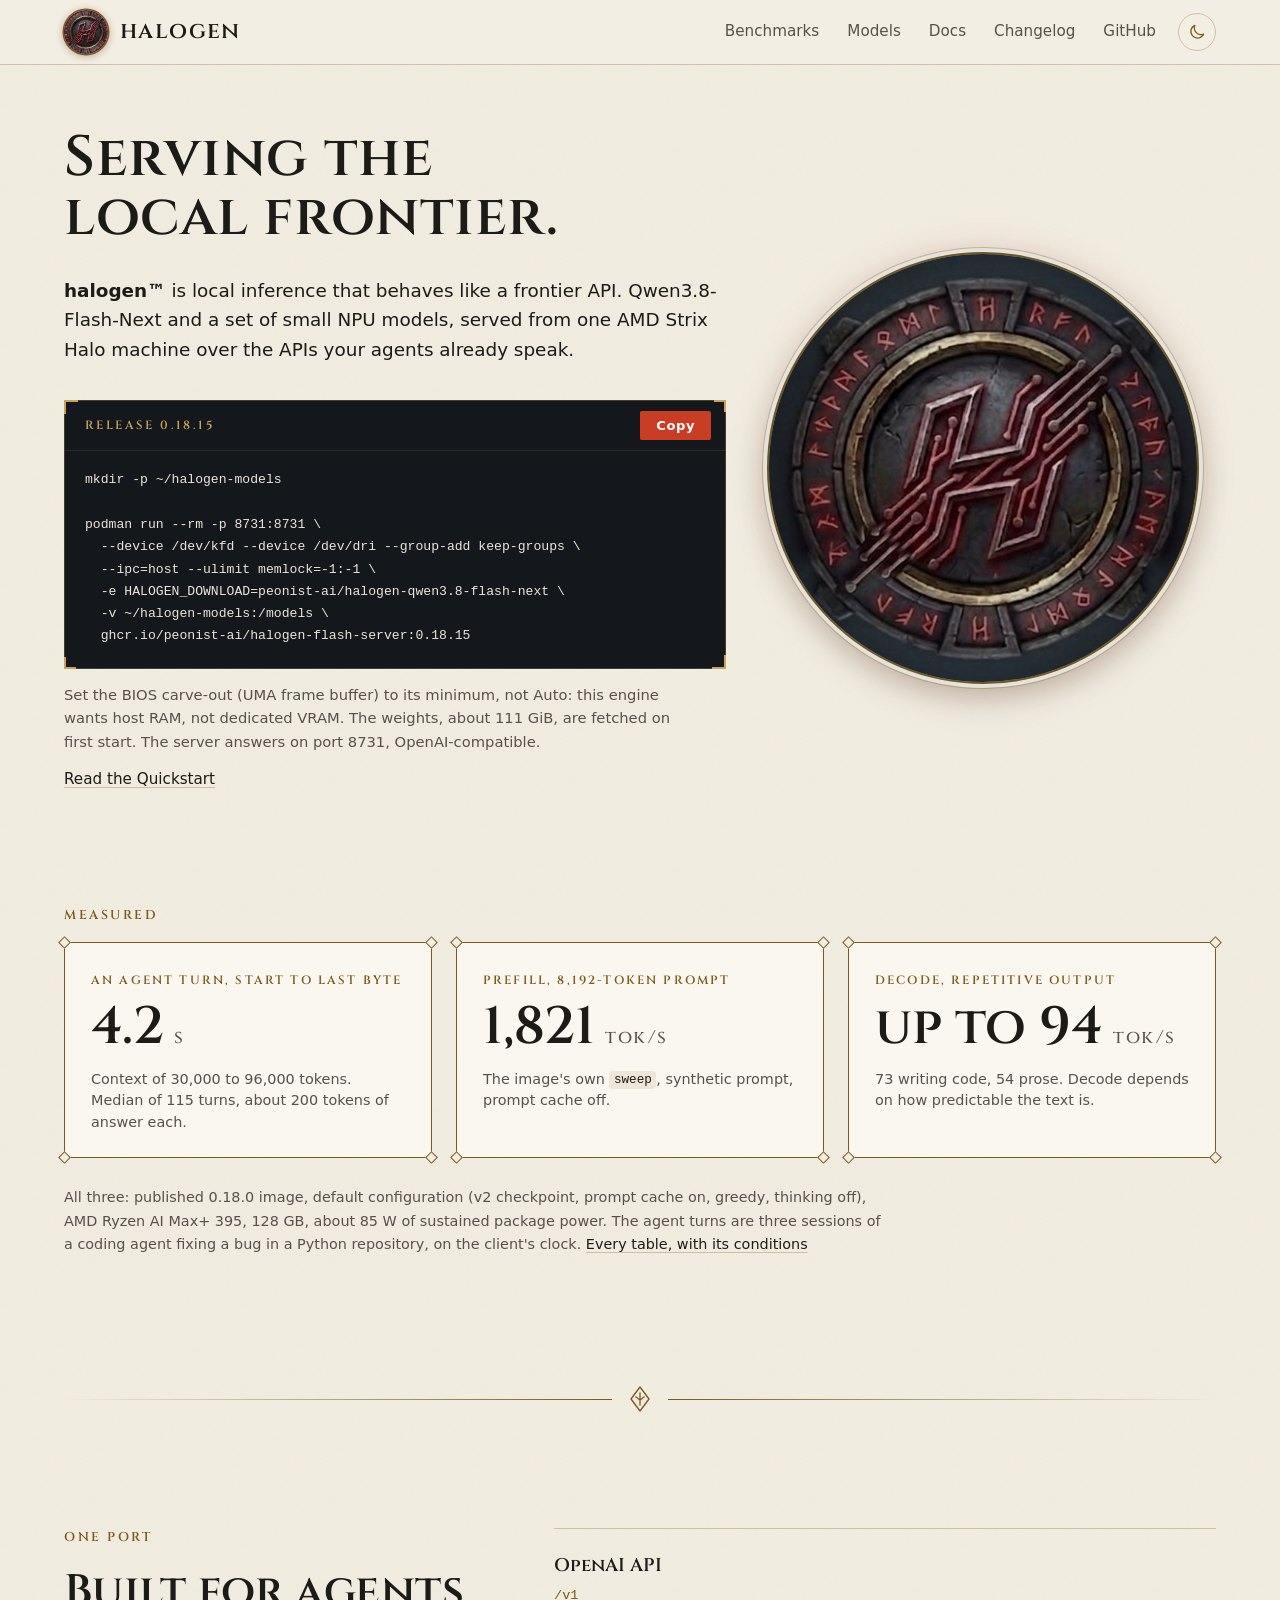
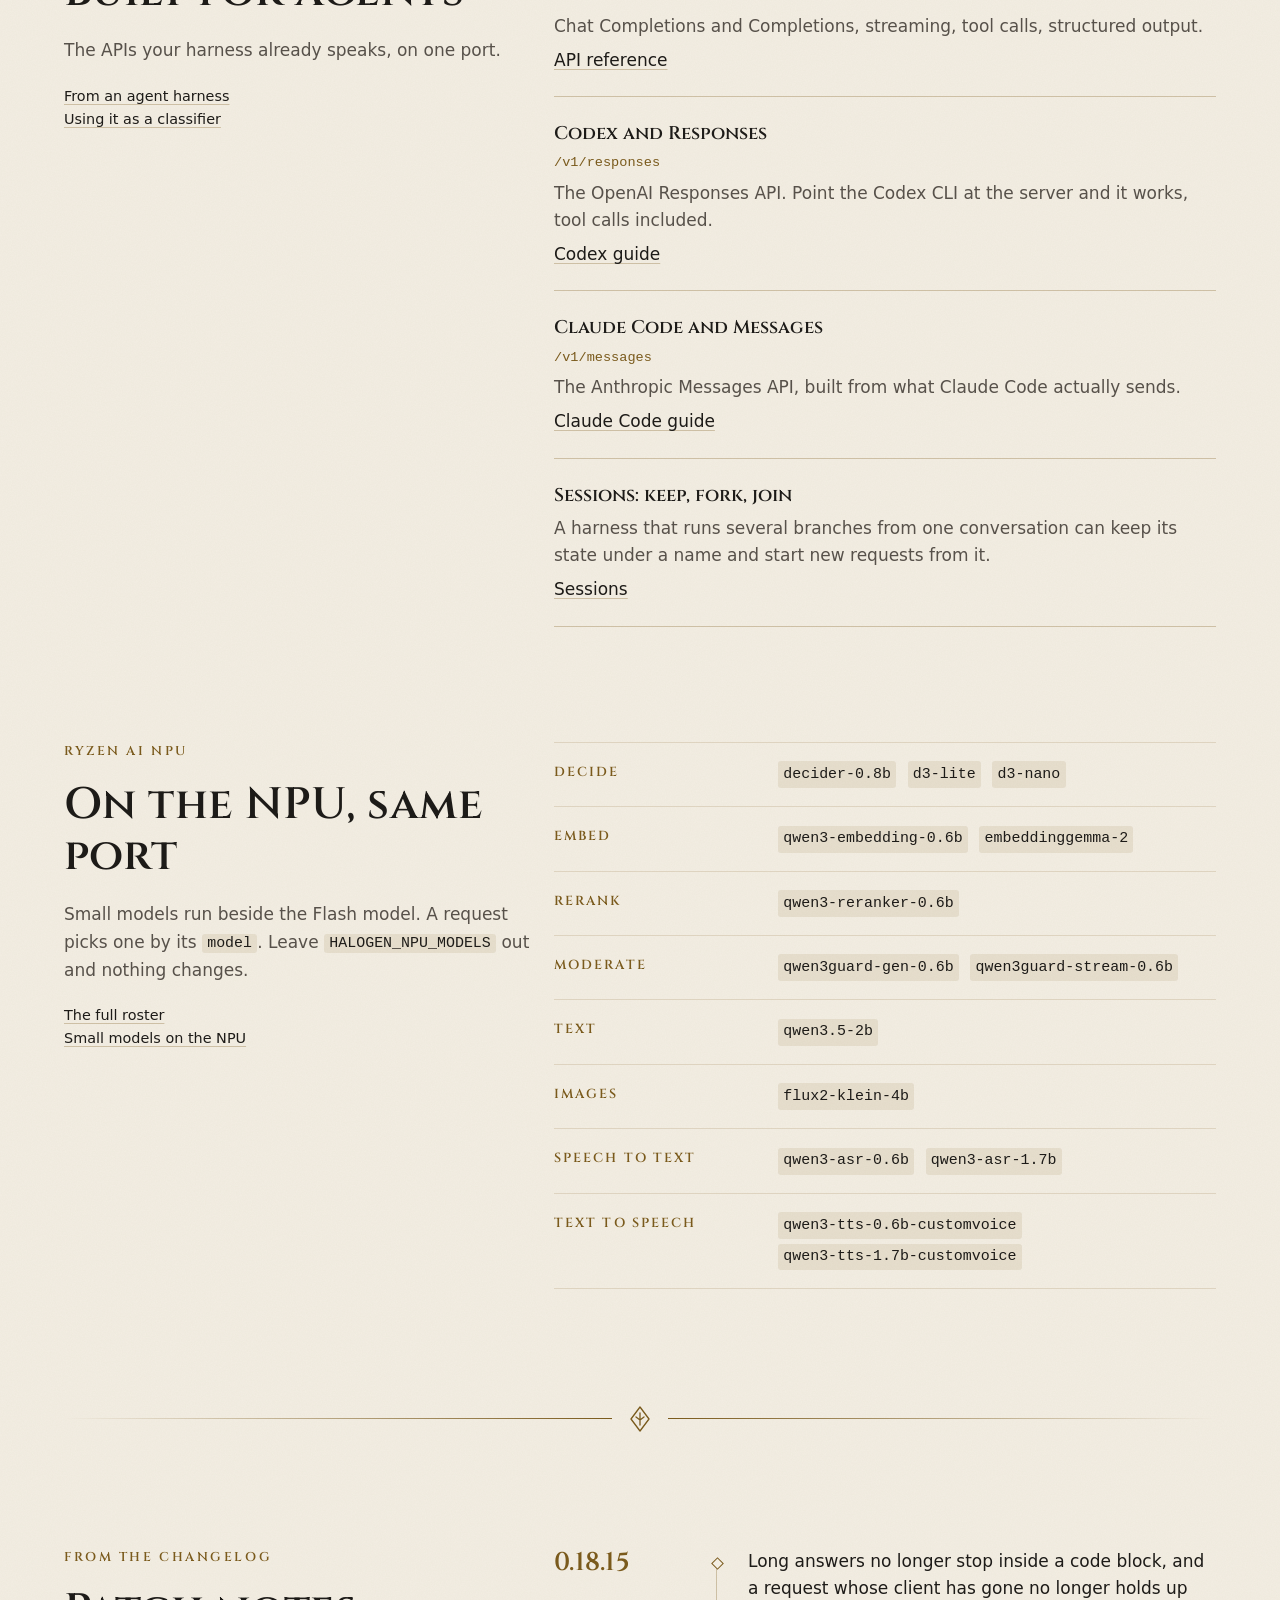
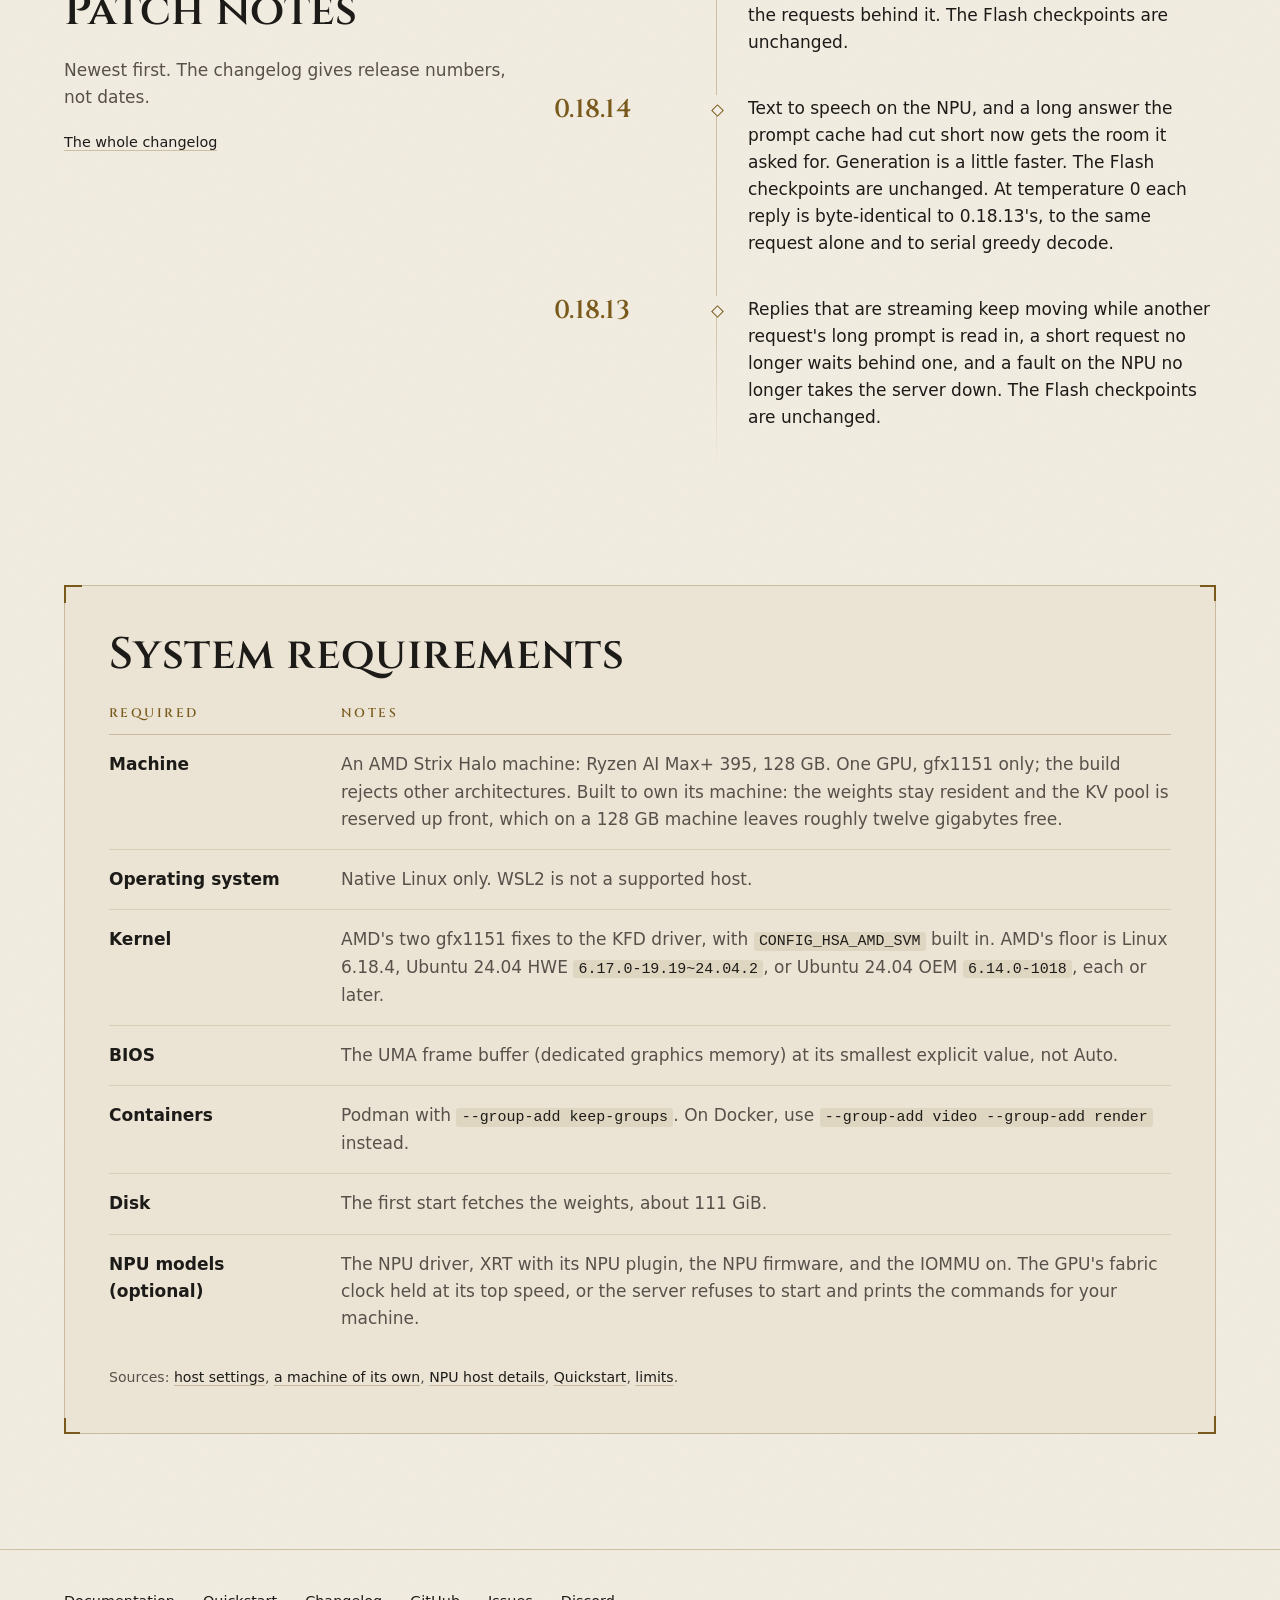
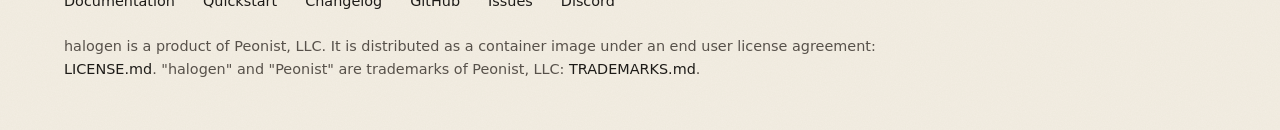
<file: website/index.html>
<!doctype html>
<html lang="en"><head><meta charset="utf-8"><meta name="viewport" content="width=device-width,initial-scale=1">
<title>halogen™ | Serving the local frontier</title><meta name="description" content="halogen is a local inference server for Qwen3.8-Flash-Next on AMD Strix Halo, with small models on the NPU, behind one OpenAI-compatible port.">
<meta name="color-scheme" content="dark light"><script>try{var t=localStorage.getItem("theme");if(t==="light"||t==="dark")document.documentElement.setAttribute("data-theme",t)}catch(e){}</script><link rel="preload" href="assets/fonts/Cinzel.ttf" as="font" type="font/ttf" crossorigin><link rel="stylesheet" href="style.css"></head>
<body>
<a class="skip" href="#main">Skip to content</a>
<header class="site"><div class="wrap"><a class="brand" href="index.html" aria-label="halogen, home"><span class="medal" role="img" aria-label="halogen medallion"></span><b>halogen</b></a>
<div class="hr"><nav class="main" aria-label="Main"><ul><li><a href="benchmarks.html">Benchmarks</a></li><li><a href="models.html">Models</a></li><li><a href="docs/">Docs</a></li><li><a href="https://github.com/peonist-ai/halogen-flash-server/blob/main/CHANGELOG.md">Changelog</a></li><li><a href="https://github.com/peonist-ai/halogen-flash-server">GitHub</a></li></ul></nav><button class="theme" type="button" hidden aria-label="Switch theme"><svg class="sun" viewBox="0 0 24 24" aria-hidden="true" focusable="false"><circle cx="12" cy="12" r="4"/><path d="M12 2.5v2.5M12 19v2.5M2.5 12H5M19 12h2.5M5.3 5.3l1.8 1.8M16.9 16.9l1.8 1.8M5.3 18.7l1.8-1.8M16.9 7.1l1.8-1.8"/></svg><svg class="moon" viewBox="0 0 24 24" aria-hidden="true" focusable="false"><path d="M20 14.5A8 8 0 0 1 9.5 4a8 8 0 1 0 10.5 10.5z"/></svg></button><details class="menu"><summary>Menu</summary><nav aria-label="Main, small screens"><ul><li><a href="benchmarks.html">Benchmarks</a></li><li><a href="models.html">Models</a></li><li><a href="docs/">Docs</a></li><li><a href="https://github.com/peonist-ai/halogen-flash-server/blob/main/CHANGELOG.md">Changelog</a></li><li><a href="https://github.com/peonist-ai/halogen-flash-server">GitHub</a></li></ul></nav></details></div></div></header>
<main id="main">

<section class="hero"><div class="wrap">
<div class="copy">
<h1>Serving the local frontier.</h1>
<p class="lede"><strong>halogen™</strong> is local inference that behaves like a frontier API. Qwen3.8-Flash-Next and a set of small NPU models, served from one AMD Strix Halo machine over the APIs your agents already speak.</p>
<div class="panel"><span class="c1"></span><span class="c2"></span><div class="bar"><span>Release 0.18.15</span><button class="copy-btn" type="button" data-target="run">Copy</button></div><pre id="run" tabindex="0"><code>mkdir -p ~/halogen-models

podman run --rm -p 8731:8731 \
  --device /dev/kfd --device /dev/dri --group-add keep-groups \
  --ipc=host --ulimit memlock=-1:-1 \
  -e HALOGEN_DOWNLOAD=peonist-ai/halogen-qwen3.8-flash-next \
  -v ~/halogen-models:/models \
  ghcr.io/peonist-ai/halogen-flash-server:0.18.15</code></pre></div>
<p class="note">Set the BIOS carve-out (UMA frame buffer) to its minimum, not Auto: this engine wants host RAM, not dedicated VRAM. The weights, about 111 GiB, are fetched on first start. The server answers on port 8731, OpenAI-compatible.</p>
<p class="quiet"><a href="docs/getting-started/">Read the Quickstart</a></p>
</div>
<div class="art"><div class="emb" role="img" aria-label="The halogen emblem: a ring of brass around carved stone, with glowing red runes"></div></div>
</div></section>

<section class="stats" aria-labelledby="nums"><div class="wrap">
<h2 id="nums" class="kicker" style="font-size:.8rem;font-family:var(--display);letter-spacing:.2em">Measured</h2>
<div class="row">
<div class="tip"><i></i><i></i><i></i><i></i><span class="l">An agent turn, start to last byte</span><span class="n">4.2<small> s</small></span><span class="c">Context of 30,000 to 96,000 tokens. Median of 115 turns, about 200 tokens of answer each.</span></div>
<div class="tip"><i></i><i></i><i></i><i></i><span class="l">Prefill, 8,192-token prompt</span><span class="n">1,821<small> tok/s</small></span><span class="c">The image's own <code>sweep</code>, synthetic prompt, prompt cache off.</span></div>
<div class="tip"><i></i><i></i><i></i><i></i><span class="l">Decode, repetitive output</span><span class="n">up to 94<small> tok/s</small></span><span class="c">73 writing code, 54 prose. Decode depends on how predictable the text is.</span></div>
</div>
<p class="cond">All three: published 0.18.0 image, default configuration (v2 checkpoint, prompt cache on, greedy, thinking off), AMD Ryzen AI Max+ 395, 128 GB, about 85 W of sustained package power. The agent turns are three sessions of a coding agent fixing a bug in a Python repository, on the client's clock. <a href="benchmarks.html">Every table, with its conditions</a></p>
</div></section>

<section class="blk" style="padding-top:var(--gap)"><div class="divider" aria-hidden="true"><i></i><svg viewBox="0 0 28 28" fill="none" stroke="currentColor" stroke-width="1.3" stroke-linecap="round" stroke-linejoin="round"><path d="M14 2l9 12-9 12-9-12z"/><path d="M14 8v12M10 12l4 3 4-3"/></svg><i></i></div></section>

<section class="blk" aria-labelledby="agents"><div class="wrap two">
<div class="l"><p class="kicker">One port</p><h2 id="agents">Built for agents</h2><p style="margin-top:20px" class="mute">The APIs your harness already speaks, on one port.</p>
<p class="more small"><a href="docs/agent-harness/">From an agent harness</a><br><a href="docs/classifier/">Using it as a classifier</a></p></div>
<div class="r"><dl class="defs">
<div><dt>OpenAI API</dt><dd><code class="ep">/v1</code><p>Chat Completions and Completions, streaming, tool calls, structured output.</p><a href="docs/api/">API reference</a></dd></div>
<div><dt>Codex and Responses</dt><dd><code class="ep">/v1/responses</code><p>The OpenAI Responses API. Point the Codex CLI at the server and it works, tool calls included.</p><a href="docs/codex/">Codex guide</a></dd></div>
<div><dt>Claude Code and Messages</dt><dd><code class="ep">/v1/messages</code><p>The Anthropic Messages API, built from what Claude Code actually sends.</p><a href="docs/claude-code/">Claude Code guide</a></dd></div>
<div><dt>Sessions: keep, fork, join</dt><dd><p>A harness that runs several branches from one conversation can keep its state under a name and start new requests from it.</p><a href="docs/sessions/">Sessions</a></dd></div>
</dl></div></div></section>

<section class="blk" aria-labelledby="npu"><div class="wrap two">
<div class="l"><p class="kicker">Ryzen AI NPU</p><h2 id="npu">On the NPU, same port</h2><p style="margin-top:20px" class="mute">Small models run beside the Flash model. A request picks one by its <code>model</code>. Leave <code>HALOGEN_NPU_MODELS</code> out and nothing changes.</p>
<p class="more small"><a href="models.html">The full roster</a><br><a href="docs/npu-small-models/">Small models on the NPU</a></p></div>
<div class="r"><ul class="tasks">
<li><b>Decide</b><span><a href="models.html#decide"><code>decider-0.8b</code> <code>d3-lite</code> <code>d3-nano</code></a></span></li>
<li><b>Embed</b><span><a href="models.html#embed"><code>qwen3-embedding-0.6b</code> <code>embeddinggemma-2</code></a></span></li>
<li><b>Rerank</b><span><a href="models.html#rerank"><code>qwen3-reranker-0.6b</code></a></span></li>
<li><b>Moderate</b><span><a href="models.html#moderate"><code>qwen3guard-gen-0.6b</code> <code>qwen3guard-stream-0.6b</code></a></span></li>
<li><b>Text</b><span><a href="models.html#text"><code>qwen3.5-2b</code></a></span></li>
<li><b>Images</b><span><a href="models.html#images"><code>flux2-klein-4b</code></a></span></li>
<li><b>Speech to text</b><span><a href="models.html#stt"><code>qwen3-asr-0.6b</code> <code>qwen3-asr-1.7b</code></a></span></li>
<li><b>Text to speech</b><span><a href="models.html#tts"><code>qwen3-tts-0.6b-customvoice</code> <code>qwen3-tts-1.7b-customvoice</code></a></span></li>
</ul></div></div></section>

<section class="blk" style="padding-top:var(--gap)"><div class="divider" aria-hidden="true"><i></i><svg viewBox="0 0 28 28" fill="none" stroke="currentColor" stroke-width="1.3" stroke-linecap="round" stroke-linejoin="round"><path d="M14 2l9 12-9 12-9-12z"/><path d="M14 8v12M10 12l4 3 4-3"/></svg><i></i></div></section>

<section class="blk" aria-labelledby="patch"><div class="wrap two">
<div class="l"><p class="kicker">From the changelog</p><h2 id="patch">Patch notes</h2><p style="margin-top:20px" class="mute">Newest first. The changelog gives release numbers, not dates.</p><p class="more small"><a href="https://github.com/peonist-ai/halogen-flash-server/blob/main/CHANGELOG.md">The whole changelog</a></p></div>
<div class="r"><ol class="timeline">
<li><h3>0.18.15</h3><p>Long answers no longer stop inside a code block, and a request whose client has gone no longer holds up the requests behind it. The Flash checkpoints are unchanged.</p></li>
<li><h3>0.18.14</h3><p>Text to speech on the NPU, and a long answer the prompt cache had cut short now gets the room it asked for. Generation is a little faster. The Flash checkpoints are unchanged. At temperature 0 each reply is byte-identical to 0.18.13's, to the same request alone and to serial greedy decode.</p></li>
<li><h3>0.18.13</h3><p>Replies that are streaming keep moving while another request's long prompt is read in, a short request no longer waits behind one, and a fault on the NPU no longer takes the server down. The Flash checkpoints are unchanged.</p></li>
</ol></div></div></section>

<section class="blk" aria-labelledby="req"><div class="wrap">
<div class="sysreq"><span class="c1"></span><span class="c2"></span>
<h2 id="req">System requirements</h2>
<div class="hd" aria-hidden="true"><span>Required</span><span>Notes</span></div>
<dl>
<div class="rw"><dt>Machine</dt><dd><p>An AMD Strix Halo machine: Ryzen AI Max+ 395, 128 GB. One GPU, gfx1151 only; the build rejects other architectures. Built to own its machine: the weights stay resident and the KV pool is reserved up front, which on a 128 GB machine leaves roughly twelve gigabytes free.</p></dd></div>
<div class="rw"><dt>Operating system</dt><dd><p>Native Linux only. WSL2 is not a supported host.</p></dd></div>
<div class="rw"><dt>Kernel</dt><dd><p>AMD's two gfx1151 fixes to the KFD driver, with <code>CONFIG_HSA_AMD_SVM</code> built in. AMD's floor is Linux 6.18.4, Ubuntu 24.04 HWE <code>6.17.0-19.19~24.04.2</code>, or Ubuntu 24.04 OEM <code>6.14.0-1018</code>, each or later.</p></dd></div>
<div class="rw"><dt>BIOS</dt><dd><p>The UMA frame buffer (dedicated graphics memory) at its smallest explicit value, not Auto.</p></dd></div>
<div class="rw"><dt>Containers</dt><dd><p>Podman with <code>--group-add keep-groups</code>. On Docker, use <code>--group-add video --group-add render</code> instead.</p></dd></div>
<div class="rw"><dt>Disk</dt><dd><p>The first start fetches the weights, about 111 GiB.</p></dd></div>
<div class="rw"><dt>NPU models (optional)</dt><dd><p>The NPU driver, XRT with its NPU plugin, the NPU firmware, and the IOMMU on. The GPU's fabric clock held at its top speed, or the server refuses to start and prints the commands for your machine.</p></dd></div>
</dl>
<p class="src">Sources: <a href="docs/troubleshooting/#the-host-settings-these-numbers-were-measured-on">host settings</a>, <a href="docs/host-setup/">a machine of its own</a>, <a href="docs/NPU/">NPU host details</a>, <a href="docs/getting-started/">Quickstart</a>, <a href="docs/limits/">limits</a>.</p>
</div></div></section>

</main>
<footer class="site"><div class="wrap">
<ul><li><a href="docs/">Documentation</a></li><li><a href="docs/getting-started/">Quickstart</a></li><li><a href="https://github.com/peonist-ai/halogen-flash-server/blob/main/CHANGELOG.md">Changelog</a></li><li><a href="https://github.com/peonist-ai/halogen-flash-server">GitHub</a></li><li><a href="https://github.com/peonist-ai/halogen-flash-server/issues">Issues</a></li><li><a href="https://discord.gg/bcm6QknaV6">Discord</a></li></ul>
<p>halogen is a product of Peonist, LLC. It is distributed as a container image under an end user license agreement: <a href="https://github.com/peonist-ai/halogen-flash-server/blob/main/LICENSE.md">LICENSE.md</a>. "halogen" and "Peonist" are trademarks of Peonist, LLC: <a href="https://github.com/peonist-ai/halogen-flash-server/blob/main/TRADEMARKS.md">TRADEMARKS.md</a>.</p>
</div></footer>
<script>
document.querySelectorAll(".copy-btn").forEach(function(b){b.addEventListener("click",function(){var t=document.getElementById(b.getAttribute("data-target")).innerText;var d=function(){b.textContent="Copied";setTimeout(function(){b.textContent="Copy"},1600)};if(navigator.clipboard){navigator.clipboard.writeText(t).then(d)}})});
</script>
<script>
(function(){var b=document.querySelector(".theme"),r=document.documentElement,m=matchMedia("(prefers-color-scheme: light)");
function cur(){return r.getAttribute("data-theme")||(m.matches?"light":"dark")}
function set(){var c=cur();b.setAttribute("data-mode",c);b.setAttribute("aria-label","Switch to "+(c=="light"?"dark":"light")+" mode")}
b.hidden=false;set();
b.addEventListener("click",function(){var n=cur()=="light"?"dark":"light";r.setAttribute("data-theme",n);try{localStorage.setItem("theme",n)}catch(e){}set()});
if(m.addEventListener)m.addEventListener("change",set)})();
</script>
</body></html>
</file>
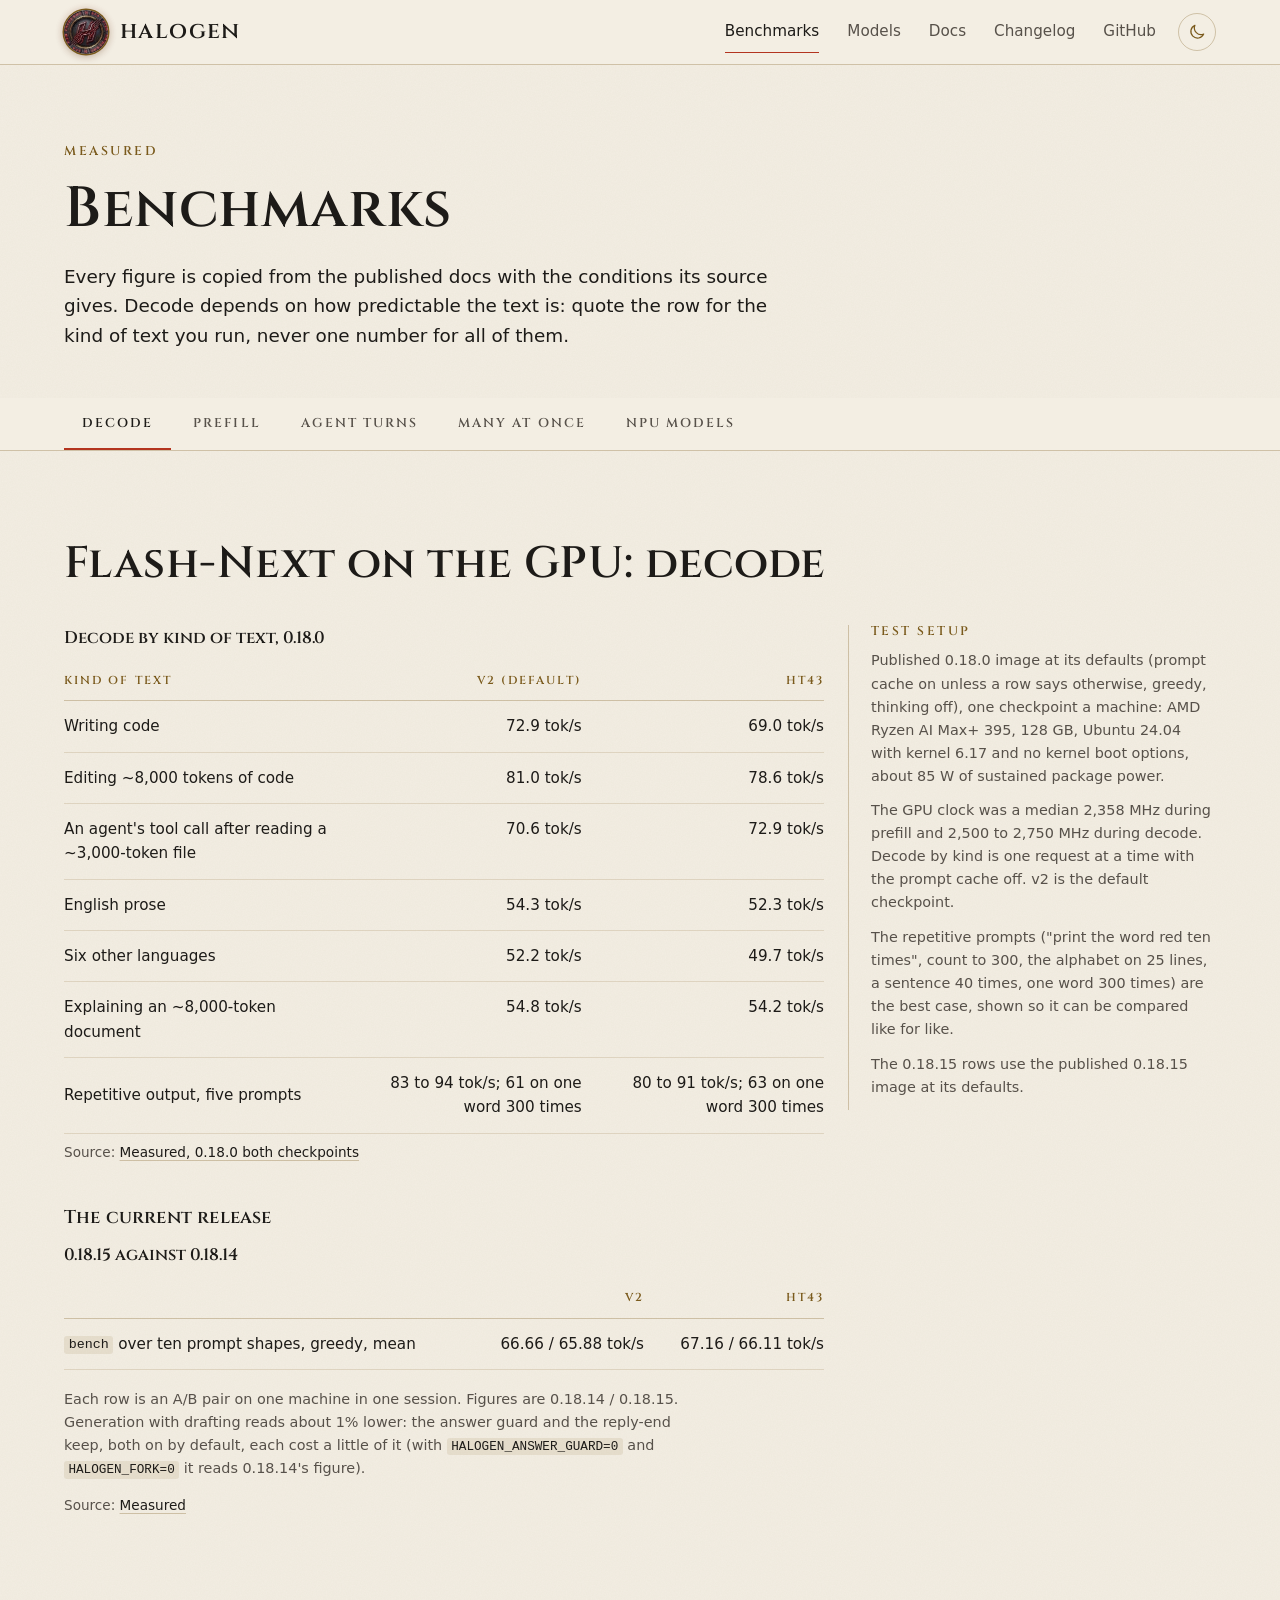
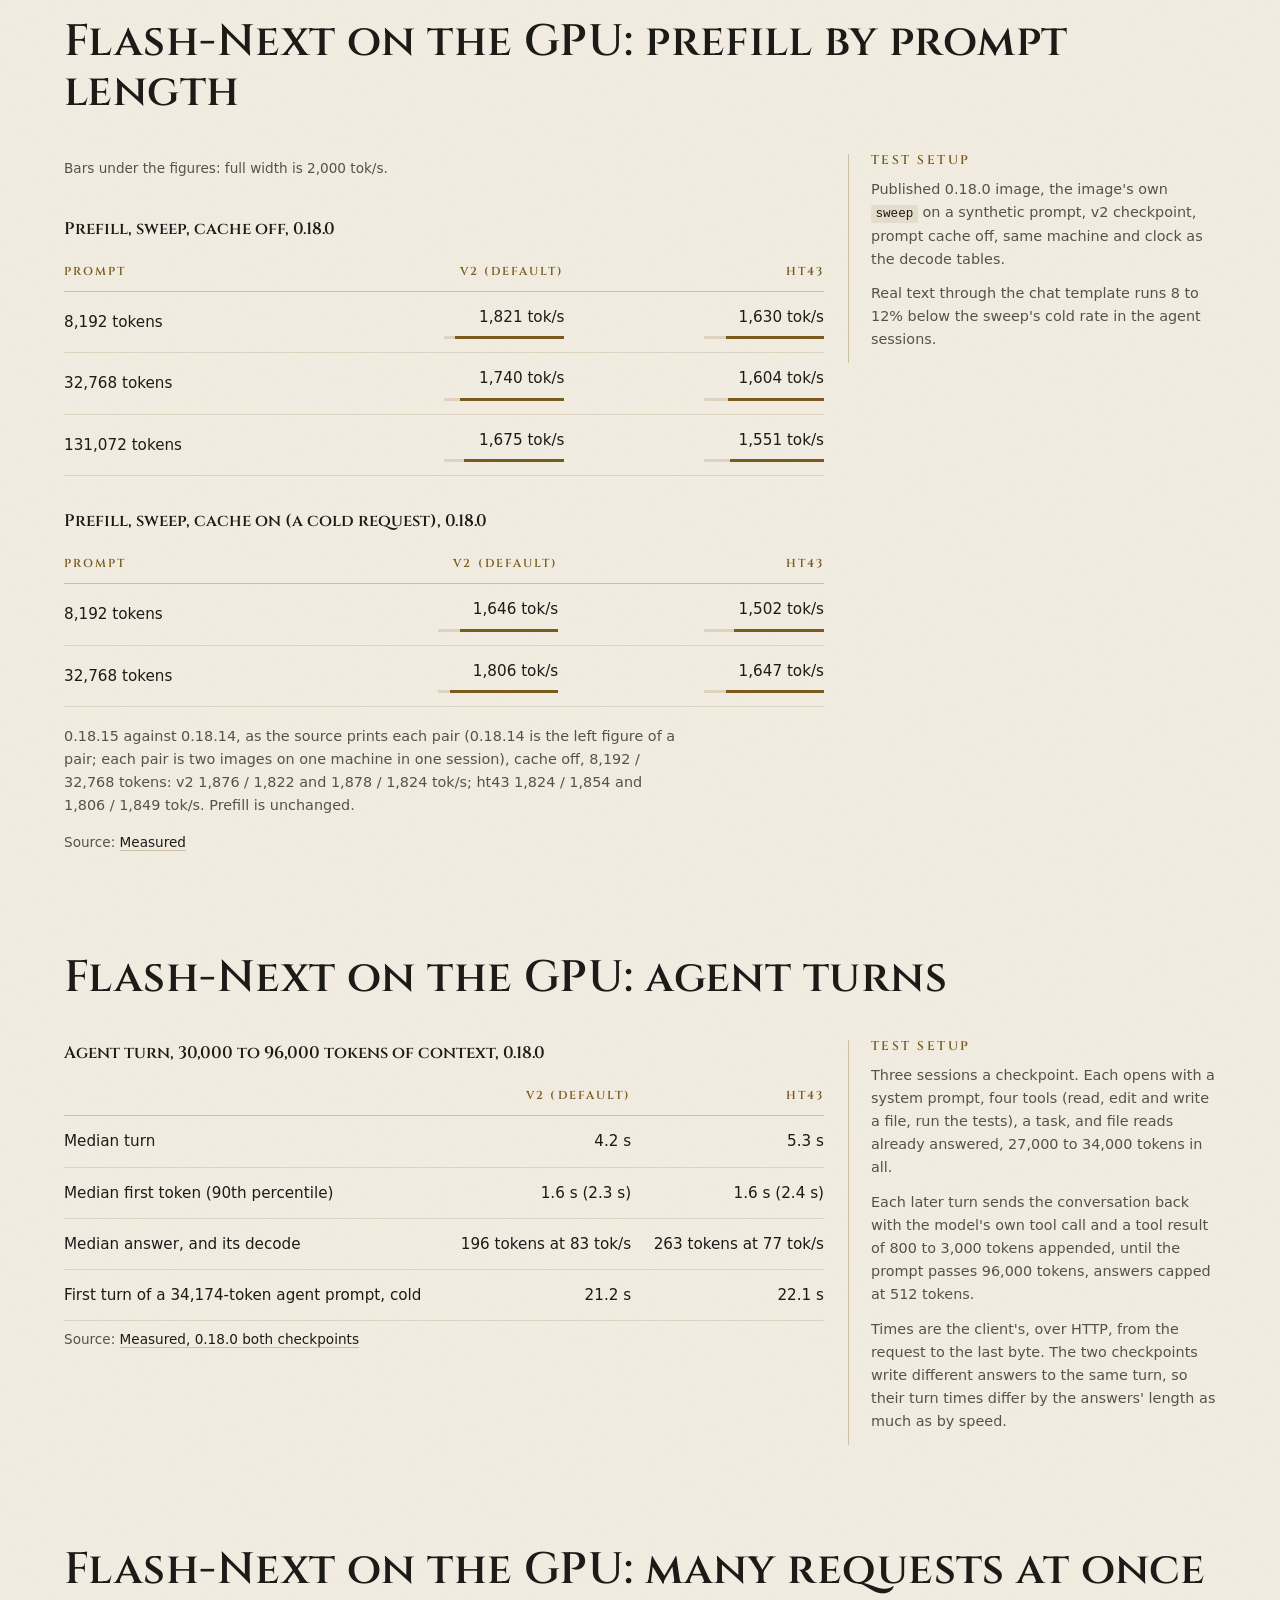
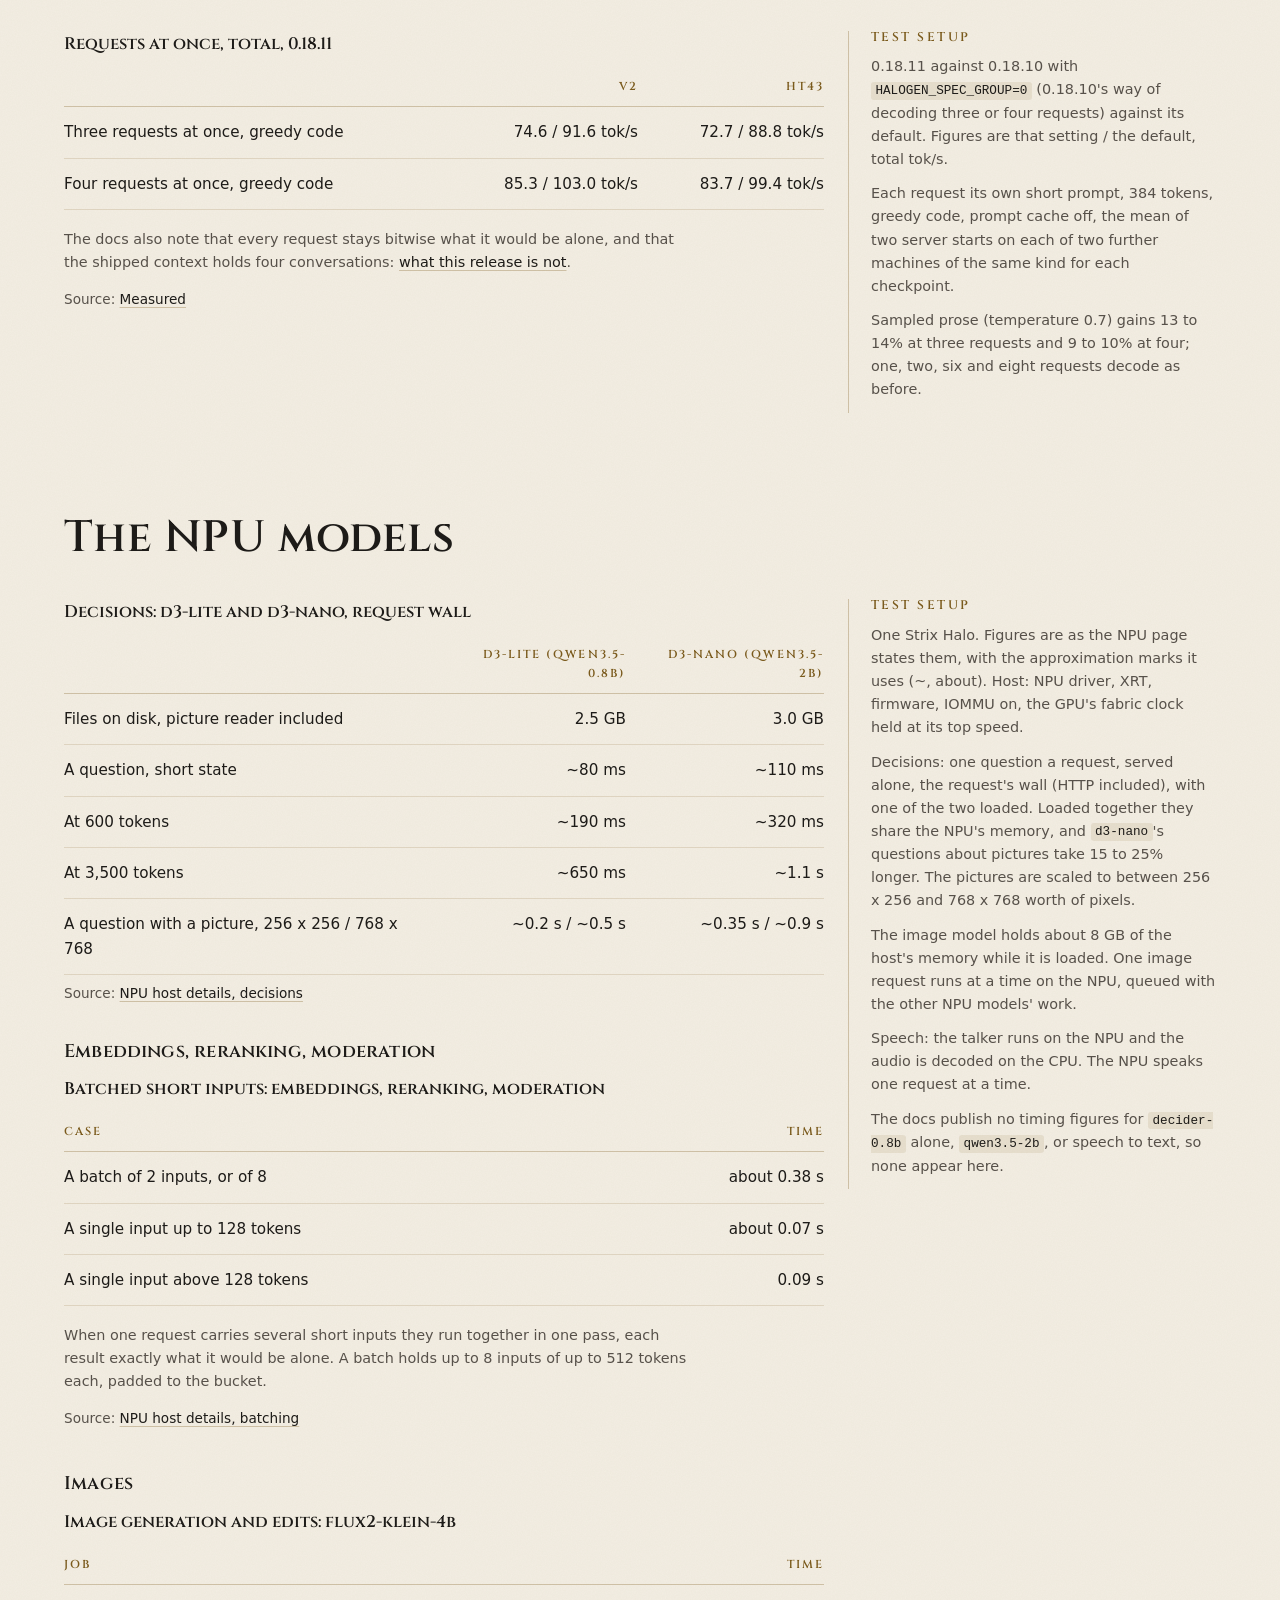
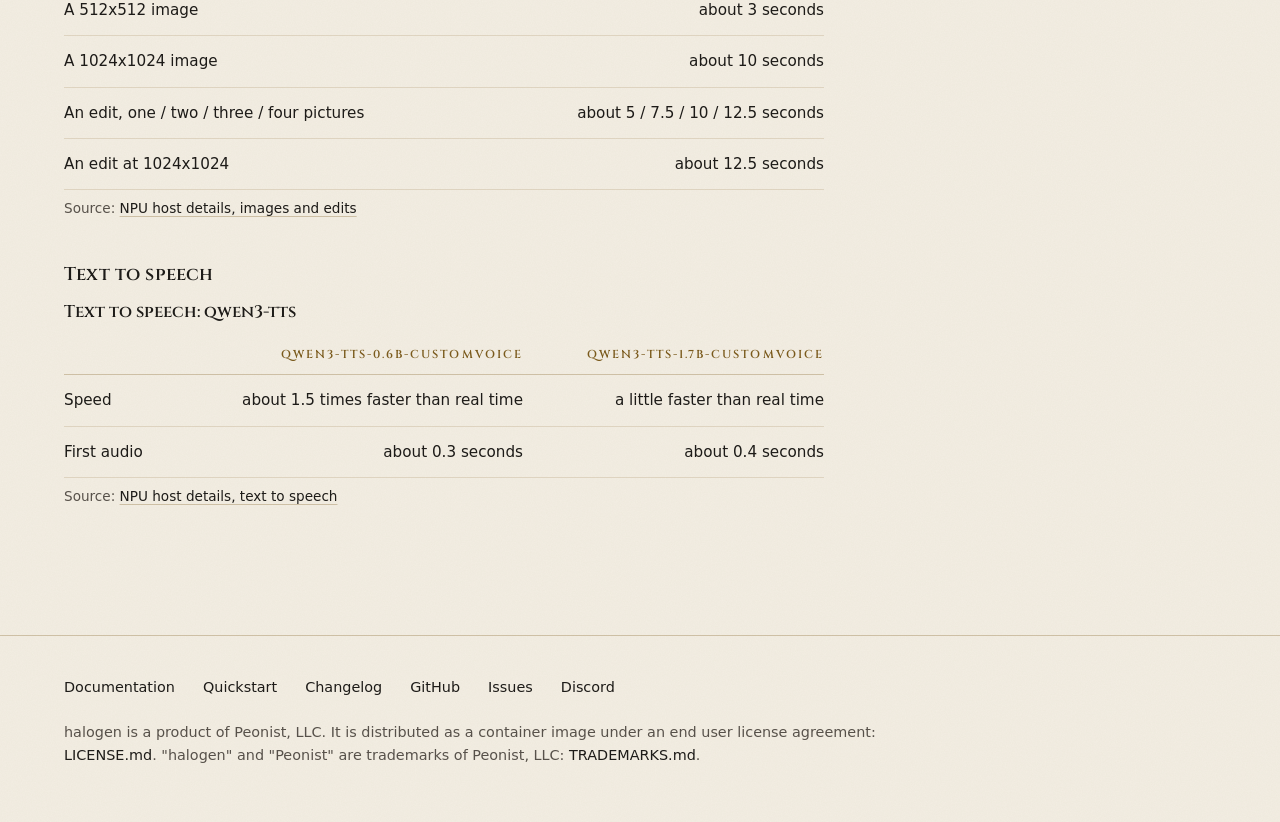
<file: website/benchmarks.html>
<!doctype html>
<html lang="en"><head><meta charset="utf-8"><meta name="viewport" content="width=device-width,initial-scale=1">
<title>Benchmarks | halogen™</title><meta name="description" content="Measured numbers for halogen: Flash-Next decode, prefill, agent turns, many requests at once, and the NPU models, each with its conditions.">
<meta name="color-scheme" content="dark light"><script>try{var t=localStorage.getItem("theme");if(t==="light"||t==="dark")document.documentElement.setAttribute("data-theme",t)}catch(e){}</script><link rel="preload" href="assets/fonts/Cinzel.ttf" as="font" type="font/ttf" crossorigin><link rel="stylesheet" href="style.css"></head>
<body>
<a class="skip" href="#main">Skip to content</a>
<header class="site"><div class="wrap"><a class="brand" href="index.html" aria-label="halogen, home"><span class="medal" role="img" aria-label="halogen medallion"></span><b>halogen</b></a>
<div class="hr"><nav class="main" aria-label="Main"><ul><li><a href="benchmarks.html" aria-current="page">Benchmarks</a></li><li><a href="models.html">Models</a></li><li><a href="docs/">Docs</a></li><li><a href="https://github.com/peonist-ai/halogen-flash-server/blob/main/CHANGELOG.md">Changelog</a></li><li><a href="https://github.com/peonist-ai/halogen-flash-server">GitHub</a></li></ul></nav><button class="theme" type="button" hidden aria-label="Switch theme"><svg class="sun" viewBox="0 0 24 24" aria-hidden="true" focusable="false"><circle cx="12" cy="12" r="4"/><path d="M12 2.5v2.5M12 19v2.5M2.5 12H5M19 12h2.5M5.3 5.3l1.8 1.8M16.9 16.9l1.8 1.8M5.3 18.7l1.8-1.8M16.9 7.1l1.8-1.8"/></svg><svg class="moon" viewBox="0 0 24 24" aria-hidden="true" focusable="false"><path d="M20 14.5A8 8 0 0 1 9.5 4a8 8 0 1 0 10.5 10.5z"/></svg></button><details class="menu"><summary>Menu</summary><nav aria-label="Main, small screens"><ul><li><a href="benchmarks.html" aria-current="page">Benchmarks</a></li><li><a href="models.html">Models</a></li><li><a href="docs/">Docs</a></li><li><a href="https://github.com/peonist-ai/halogen-flash-server/blob/main/CHANGELOG.md">Changelog</a></li><li><a href="https://github.com/peonist-ai/halogen-flash-server">GitHub</a></li></ul></nav></details></div></div></header>
<main id="main">

<div class="head"><div class="wrap"><p class="kicker">Measured</p><h1>Benchmarks</h1>
<p class="lede">Every figure is copied from the published docs with the conditions its source gives. Decode depends on how predictable the text is: quote the row for the kind of text you run, never one number for all of them.</p></div></div>
<nav class="tabs" aria-label="Sections of this page"><ul><li><a href="#decode">Decode</a></li><li><a href="#prefill">Prefill</a></li><li><a href="#agent">Agent turns</a></li><li><a href="#many">Many at once</a></li><li><a href="#npu">NPU models</a></li></ul></nav>
<section class="bench" id="decode"><div class="wrap"><h2>Flash-Next on the GPU: decode</h2><div class="row"><div class="tables"><div class="tw" tabindex="0" role="region" aria-label="Decode by kind of text, 0.18.0"><table><caption>Decode by kind of text, 0.18.0</caption><thead><tr><th scope="col">Kind of text</th><th scope="col" class=n>v2 (default)</th><th scope="col" class=n>ht43</th></tr></thead><tbody><tr><th scope="row">Writing code</th><td class="n">72.9 tok/s</td><td class="n">69.0 tok/s</td></tr><tr><th scope="row">Editing ~8,000 tokens of code</th><td class="n">81.0 tok/s</td><td class="n">78.6 tok/s</td></tr><tr><th scope="row">An agent's tool call after reading a ~3,000-token file</th><td class="n">70.6 tok/s</td><td class="n">72.9 tok/s</td></tr><tr><th scope="row">English prose</th><td class="n">54.3 tok/s</td><td class="n">52.3 tok/s</td></tr><tr><th scope="row">Six other languages</th><td class="n">52.2 tok/s</td><td class="n">49.7 tok/s</td></tr><tr><th scope="row">Explaining an ~8,000-token document</th><td class="n">54.8 tok/s</td><td class="n">54.2 tok/s</td></tr><tr><th scope="row">Repetitive output, five prompts</th><td class="n">83 to 94 tok/s; 61 on one word 300 times</td><td class="n">80 to 91 tok/s; 63 on one word 300 times</td></tr></tbody></table></div><p class="src">Source: <a href="docs/performance/#0180-both-checkpoints">Measured, 0.18.0 both checkpoints</a></p><h3 class="sub">The current release</h3><div class="tw" tabindex="0" role="region" aria-label="0.18.15 against 0.18.14"><table><caption>0.18.15 against 0.18.14</caption><thead><tr><th scope="col"></th><th scope="col" class=n>v2</th><th scope="col" class=n>ht43</th></tr></thead><tbody><tr><th scope="row"><code>bench</code> over ten prompt shapes, greedy, mean</th><td class="n">66.66 / 65.88 tok/s</td><td class="n">67.16 / 66.11 tok/s</td></tr></tbody></table></div><p class="after">Each row is an A/B pair on one machine in one session. Figures are 0.18.14 / 0.18.15. Generation with drafting reads about 1% lower: the answer guard and the reply-end keep, both on by default, each cost a little of it (with <code>HALOGEN_ANSWER_GUARD=0</code> and <code>HALOGEN_FORK=0</code> it reads 0.18.14's figure).</p><p class="src">Source: <a href="docs/performance/">Measured</a></p></div><aside><h3>Test setup</h3><p>Published 0.18.0 image at its defaults (prompt cache on unless a row says otherwise, greedy, thinking off), one checkpoint a machine: AMD Ryzen AI Max+ 395, 128 GB, Ubuntu 24.04 with kernel 6.17 and no kernel boot options, about 85 W of sustained package power.</p><p>The GPU clock was a median 2,358 MHz during prefill and 2,500 to 2,750 MHz during decode. Decode by kind is one request at a time with the prompt cache off. v2 is the default checkpoint.</p><p>The repetitive prompts ("print the word red ten times", count to 300, the alphabet on 25 lines, a sentence 40 times, one word 300 times) are the best case, shown so it can be compared like for like.</p><p>The 0.18.15 rows use the published 0.18.15 image at its defaults.</p></aside></div></div></section>
<section class="bench" id="prefill"><div class="wrap"><h2>Flash-Next on the GPU: prefill by prompt length</h2><div class="row"><div class="tables"><p class="scale">Bars under the figures: full width is 2,000 tok/s.</p><div class="tw" tabindex="0" role="region" aria-label="Prefill, sweep, cache off, 0.18.0"><table><caption>Prefill, sweep, cache off, 0.18.0</caption><thead><tr><th scope="col">Prompt</th><th scope="col" class=n>v2 (default)</th><th scope="col" class=n>ht43</th></tr></thead><tbody><tr><th scope="row">8,192 tokens</th><td class="n">1,821 tok/s<span class="bar" style="--w:91%"></span></td><td class="n">1,630 tok/s<span class="bar" style="--w:82%"></span></td></tr><tr><th scope="row">32,768 tokens</th><td class="n">1,740 tok/s<span class="bar" style="--w:87%"></span></td><td class="n">1,604 tok/s<span class="bar" style="--w:80%"></span></td></tr><tr><th scope="row">131,072 tokens</th><td class="n">1,675 tok/s<span class="bar" style="--w:84%"></span></td><td class="n">1,551 tok/s<span class="bar" style="--w:78%"></span></td></tr></tbody></table></div><div class="tw" tabindex="0" role="region" aria-label="Prefill, sweep, cache on (a cold request), 0.18.0"><table><caption>Prefill, sweep, cache on (a cold request), 0.18.0</caption><thead><tr><th scope="col">Prompt</th><th scope="col" class=n>v2 (default)</th><th scope="col" class=n>ht43</th></tr></thead><tbody><tr><th scope="row">8,192 tokens</th><td class="n">1,646 tok/s<span class="bar" style="--w:82%"></span></td><td class="n">1,502 tok/s<span class="bar" style="--w:75%"></span></td></tr><tr><th scope="row">32,768 tokens</th><td class="n">1,806 tok/s<span class="bar" style="--w:90%"></span></td><td class="n">1,647 tok/s<span class="bar" style="--w:82%"></span></td></tr></tbody></table></div><p class="after">0.18.15 against 0.18.14, as the source prints each pair (0.18.14 is the left figure of a pair; each pair is two images on one machine in one session), cache off, 8,192 / 32,768 tokens: v2 1,876 / 1,822 and 1,878 / 1,824 tok/s; ht43 1,824 / 1,854 and 1,806 / 1,849 tok/s. Prefill is unchanged.</p><p class="src">Source: <a href="docs/performance/">Measured</a></p></div><aside><h3>Test setup</h3><p>Published 0.18.0 image, the image's own <code>sweep</code> on a synthetic prompt, v2 checkpoint, prompt cache off, same machine and clock as the decode tables.</p><p>Real text through the chat template runs 8 to 12% below the sweep's cold rate in the agent sessions.</p></aside></div></div></section>
<section class="bench" id="agent"><div class="wrap"><h2>Flash-Next on the GPU: agent turns</h2><div class="row"><div class="tables"><div class="tw" tabindex="0" role="region" aria-label="Agent turn, 30,000 to 96,000 tokens of context, 0.18.0"><table><caption>Agent turn, 30,000 to 96,000 tokens of context, 0.18.0</caption><thead><tr><th scope="col"></th><th scope="col" class=n>v2 (default)</th><th scope="col" class=n>ht43</th></tr></thead><tbody><tr><th scope="row">Median turn</th><td class="n">4.2 s</td><td class="n">5.3 s</td></tr><tr><th scope="row">Median first token (90th percentile)</th><td class="n">1.6 s (2.3 s)</td><td class="n">1.6 s (2.4 s)</td></tr><tr><th scope="row">Median answer, and its decode</th><td class="n">196 tokens at 83 tok/s</td><td class="n">263 tokens at 77 tok/s</td></tr><tr><th scope="row">First turn of a 34,174-token agent prompt, cold</th><td class="n">21.2 s</td><td class="n">22.1 s</td></tr></tbody></table></div><p class="src">Source: <a href="docs/performance/#0180-both-checkpoints">Measured, 0.18.0 both checkpoints</a></p></div><aside><h3>Test setup</h3><p>Three sessions a checkpoint. Each opens with a system prompt, four tools (read, edit and write a file, run the tests), a task, and file reads already answered, 27,000 to 34,000 tokens in all.</p><p>Each later turn sends the conversation back with the model's own tool call and a tool result of 800 to 3,000 tokens appended, until the prompt passes 96,000 tokens, answers capped at 512 tokens.</p><p>Times are the client's, over HTTP, from the request to the last byte. The two checkpoints write different answers to the same turn, so their turn times differ by the answers' length as much as by speed.</p></aside></div></div></section>
<section class="bench" id="many"><div class="wrap"><h2>Flash-Next on the GPU: many requests at once</h2><div class="row"><div class="tables"><div class="tw" tabindex="0" role="region" aria-label="Requests at once, total, 0.18.11"><table><caption>Requests at once, total, 0.18.11</caption><thead><tr><th scope="col"></th><th scope="col" class=n>v2</th><th scope="col" class=n>ht43</th></tr></thead><tbody><tr><th scope="row">Three requests at once, greedy code</th><td class="n">74.6 / 91.6 tok/s</td><td class="n">72.7 / 88.8 tok/s</td></tr><tr><th scope="row">Four requests at once, greedy code</th><td class="n">85.3 / 103.0 tok/s</td><td class="n">83.7 / 99.4 tok/s</td></tr></tbody></table></div><p class="after">The docs also note that every request stays bitwise what it would be alone, and that the shipped context holds four conversations: <a href="docs/limits/">what this release is not</a>.</p><p class="src">Source: <a href="docs/performance/">Measured</a></p></div><aside><h3>Test setup</h3><p>0.18.11 against 0.18.10 with <code>HALOGEN_SPEC_GROUP=0</code> (0.18.10's way of decoding three or four requests) against its default. Figures are that setting / the default, total tok/s.</p><p>Each request its own short prompt, 384 tokens, greedy code, prompt cache off, the mean of two server starts on each of two further machines of the same kind for each checkpoint.</p><p>Sampled prose (temperature 0.7) gains 13 to 14% at three requests and 9 to 10% at four; one, two, six and eight requests decode as before.</p></aside></div></div></section>
<section class="bench" id="npu"><div class="wrap"><h2>The NPU models</h2><div class="row"><div class="tables"><div class="tw" tabindex="0" role="region" aria-label="Decisions: d3-lite and d3-nano, request wall"><table><caption>Decisions: d3-lite and d3-nano, request wall</caption><thead><tr><th scope="col"></th><th scope="col" class=n>d3-lite (Qwen3.5-0.8B)</th><th scope="col" class=n>d3-nano (Qwen3.5-2B)</th></tr></thead><tbody><tr><th scope="row">Files on disk, picture reader included</th><td class="n">2.5 GB</td><td class="n">3.0 GB</td></tr><tr><th scope="row">A question, short state</th><td class="n">~80 ms</td><td class="n">~110 ms</td></tr><tr><th scope="row">At 600 tokens</th><td class="n">~190 ms</td><td class="n">~320 ms</td></tr><tr><th scope="row">At 3,500 tokens</th><td class="n">~650 ms</td><td class="n">~1.1 s</td></tr><tr><th scope="row">A question with a picture, 256 x 256 / 768 x 768</th><td class="n">~0.2 s / ~0.5 s</td><td class="n">~0.35 s / ~0.9 s</td></tr></tbody></table></div><p class="src">Source: <a href="docs/NPU/#decisions">NPU host details, decisions</a></p><h3 class="sub" style="margin-top:36px">Embeddings, reranking, moderation</h3><div class="tw" tabindex="0" role="region" aria-label="Batched short inputs: embeddings, reranking, moderation"><table><caption>Batched short inputs: embeddings, reranking, moderation</caption><thead><tr><th scope="col">Case</th><th scope="col" class=n>Time</th></tr></thead><tbody><tr><th scope="row">A batch of 2 inputs, or of 8</th><td class="n">about 0.38 s</td></tr><tr><th scope="row">A single input up to 128 tokens</th><td class="n">about 0.07 s</td></tr><tr><th scope="row">A single input above 128 tokens</th><td class="n">0.09 s</td></tr></tbody></table></div><p class="after">When one request carries several short inputs they run together in one pass, each result exactly what it would be alone. A batch holds up to 8 inputs of up to 512 tokens each, padded to the bucket.</p><p class="src">Source: <a href="docs/NPU/#batching">NPU host details, batching</a></p><h3 class="sub">Images</h3><div class="tw" tabindex="0" role="region" aria-label="Image generation and edits: flux2-klein-4b"><table><caption>Image generation and edits: flux2-klein-4b</caption><thead><tr><th scope="col">Job</th><th scope="col" class=n>Time</th></tr></thead><tbody><tr><th scope="row">A 512x512 image</th><td class="n">about 3 seconds</td></tr><tr><th scope="row">A 1024x1024 image</th><td class="n">about 10 seconds</td></tr><tr><th scope="row">An edit, one / two / three / four pictures</th><td class="n">about 5 / 7.5 / 10 / 12.5 seconds</td></tr><tr><th scope="row">An edit at 1024x1024</th><td class="n">about 12.5 seconds</td></tr></tbody></table></div><p class="src">Source: <a href="docs/NPU/#images">NPU host details, images and edits</a></p><h3 class="sub">Text to speech</h3><div class="tw" tabindex="0" role="region" aria-label="Text to speech: qwen3-tts"><table><caption>Text to speech: qwen3-tts</caption><thead><tr><th scope="col"></th><th scope="col" class=n>qwen3-tts-0.6b-customvoice</th><th scope="col" class=n>qwen3-tts-1.7b-customvoice</th></tr></thead><tbody><tr><th scope="row">Speed</th><td class="n">about 1.5 times faster than real time</td><td class="n">a little faster than real time</td></tr><tr><th scope="row">First audio</th><td class="n">about 0.3 seconds</td><td class="n">about 0.4 seconds</td></tr></tbody></table></div><p class="src">Source: <a href="docs/NPU/">NPU host details, text to speech</a></p></div><aside><h3>Test setup</h3><p>One Strix Halo. Figures are as the NPU page states them, with the approximation marks it uses (~, about). Host: NPU driver, XRT, firmware, IOMMU on, the GPU's fabric clock held at its top speed.</p><p>Decisions: one question a request, served alone, the request's wall (HTTP included), with one of the two loaded. Loaded together they share the NPU's memory, and <code>d3-nano</code>'s questions about pictures take 15 to 25% longer. The pictures are scaled to between 256 x 256 and 768 x 768 worth of pixels.</p><p>The image model holds about 8 GB of the host's memory while it is loaded. One image request runs at a time on the NPU, queued with the other NPU models' work.</p><p>Speech: the talker runs on the NPU and the audio is decoded on the CPU. The NPU speaks one request at a time.</p><p>The docs publish no timing figures for <code>decider-0.8b</code> alone, <code>qwen3.5-2b</code>, or speech to text, so none appear here.</p></aside></div></div></section>

</main>
<footer class="site"><div class="wrap">
<ul><li><a href="docs/">Documentation</a></li><li><a href="docs/getting-started/">Quickstart</a></li><li><a href="https://github.com/peonist-ai/halogen-flash-server/blob/main/CHANGELOG.md">Changelog</a></li><li><a href="https://github.com/peonist-ai/halogen-flash-server">GitHub</a></li><li><a href="https://github.com/peonist-ai/halogen-flash-server/issues">Issues</a></li><li><a href="https://discord.gg/bcm6QknaV6">Discord</a></li></ul>
<p>halogen is a product of Peonist, LLC. It is distributed as a container image under an end user license agreement: <a href="https://github.com/peonist-ai/halogen-flash-server/blob/main/LICENSE.md">LICENSE.md</a>. "halogen" and "Peonist" are trademarks of Peonist, LLC: <a href="https://github.com/peonist-ai/halogen-flash-server/blob/main/TRADEMARKS.md">TRADEMARKS.md</a>.</p>
</div></footer>
<script>
(function(){var l=[].slice.call(document.querySelectorAll("nav.tabs a")),s=l.map(function(a){return document.querySelector(a.getAttribute("href"))});
function f(){var y=window.scrollY+170,c=0;s.forEach(function(e,i){if(e.offsetTop<=y)c=i});l.forEach(function(a,i){a.classList.toggle("on",i===c)})}
addEventListener("scroll",f,{passive:true});f()})();
</script>
<script>
(function(){var b=document.querySelector(".theme"),r=document.documentElement,m=matchMedia("(prefers-color-scheme: light)");
function cur(){return r.getAttribute("data-theme")||(m.matches?"light":"dark")}
function set(){var c=cur();b.setAttribute("data-mode",c);b.setAttribute("aria-label","Switch to "+(c=="light"?"dark":"light")+" mode")}
b.hidden=false;set();
b.addEventListener("click",function(){var n=cur()=="light"?"dark":"light";r.setAttribute("data-theme",n);try{localStorage.setItem("theme",n)}catch(e){}set()});
if(m.addEventListener)m.addEventListener("change",set)})();
</script>
</body></html>
</file>
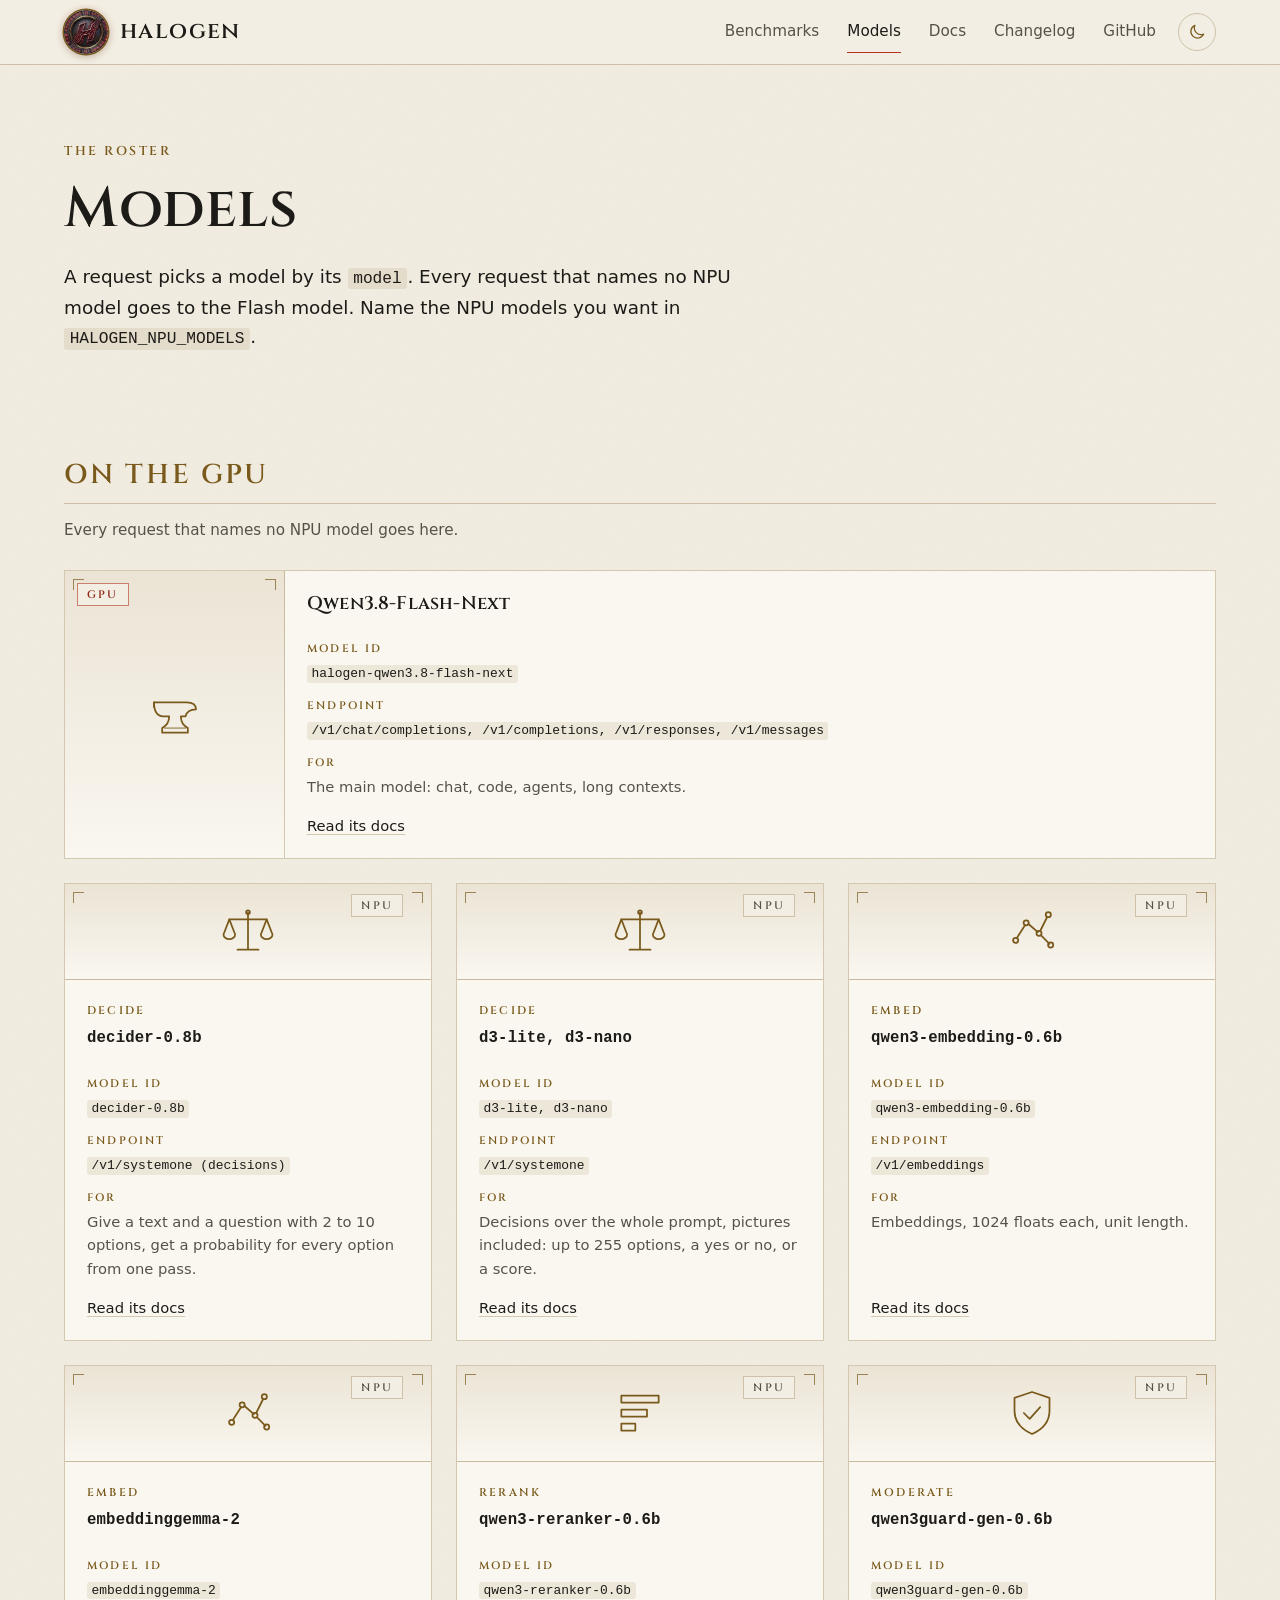
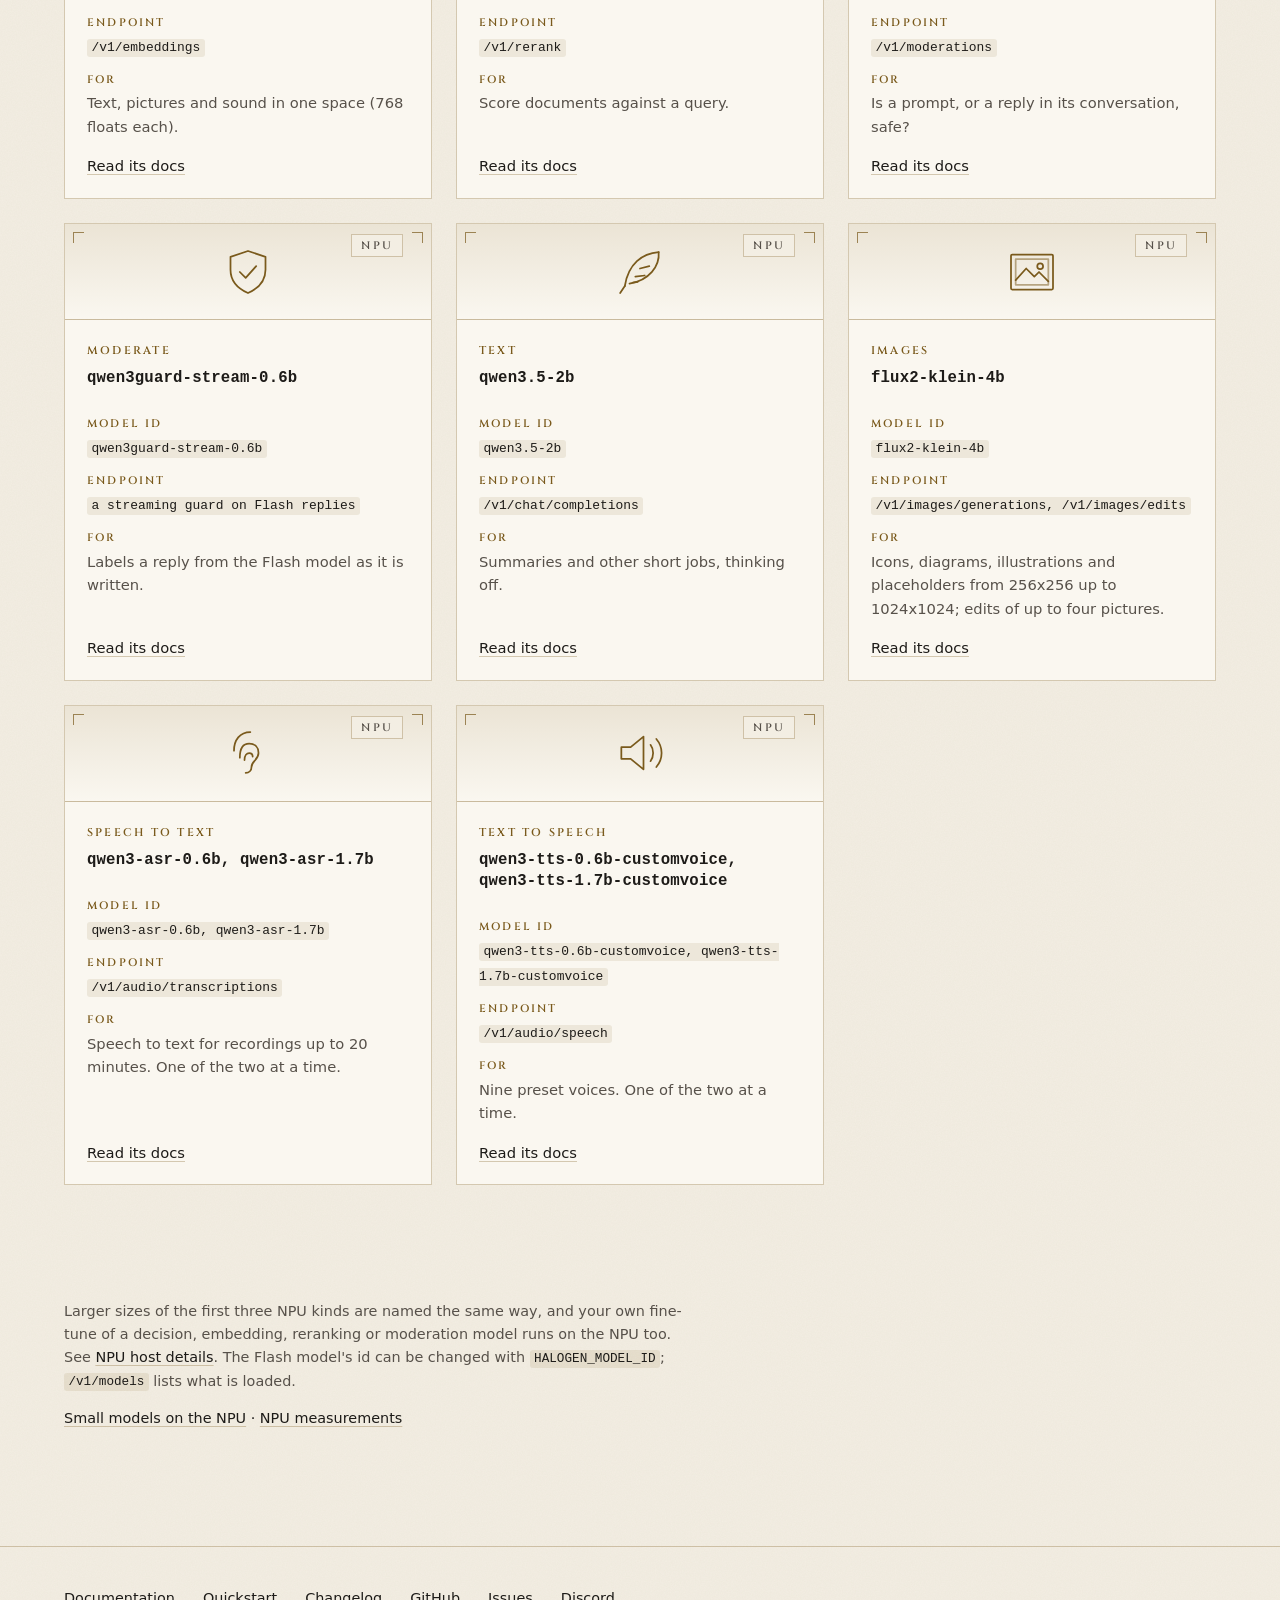
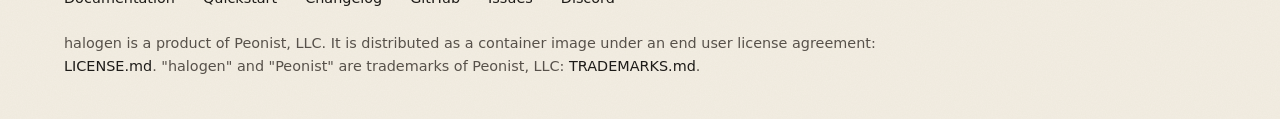
<file: website/models.html>
<!doctype html>
<html lang="en"><head><meta charset="utf-8"><meta name="viewport" content="width=device-width,initial-scale=1">
<title>Models | halogen™</title><meta name="description" content="Every model halogen serves: the Flash-Next model on the GPU and the small models on the NPU, with ids, endpoints and docs.">
<meta name="color-scheme" content="dark light"><script>try{var t=localStorage.getItem("theme");if(t==="light"||t==="dark")document.documentElement.setAttribute("data-theme",t)}catch(e){}</script><link rel="preload" href="assets/fonts/Cinzel.ttf" as="font" type="font/ttf" crossorigin><link rel="stylesheet" href="style.css"></head>
<body>
<a class="skip" href="#main">Skip to content</a>
<header class="site"><div class="wrap"><a class="brand" href="index.html" aria-label="halogen, home"><span class="medal" role="img" aria-label="halogen medallion"></span><b>halogen</b></a>
<div class="hr"><nav class="main" aria-label="Main"><ul><li><a href="benchmarks.html">Benchmarks</a></li><li><a href="models.html" aria-current="page">Models</a></li><li><a href="docs/">Docs</a></li><li><a href="https://github.com/peonist-ai/halogen-flash-server/blob/main/CHANGELOG.md">Changelog</a></li><li><a href="https://github.com/peonist-ai/halogen-flash-server">GitHub</a></li></ul></nav><button class="theme" type="button" hidden aria-label="Switch theme"><svg class="sun" viewBox="0 0 24 24" aria-hidden="true" focusable="false"><circle cx="12" cy="12" r="4"/><path d="M12 2.5v2.5M12 19v2.5M2.5 12H5M19 12h2.5M5.3 5.3l1.8 1.8M16.9 16.9l1.8 1.8M5.3 18.7l1.8-1.8M16.9 7.1l1.8-1.8"/></svg><svg class="moon" viewBox="0 0 24 24" aria-hidden="true" focusable="false"><path d="M20 14.5A8 8 0 0 1 9.5 4a8 8 0 1 0 10.5 10.5z"/></svg></button><details class="menu"><summary>Menu</summary><nav aria-label="Main, small screens"><ul><li><a href="benchmarks.html">Benchmarks</a></li><li><a href="models.html" aria-current="page">Models</a></li><li><a href="docs/">Docs</a></li><li><a href="https://github.com/peonist-ai/halogen-flash-server/blob/main/CHANGELOG.md">Changelog</a></li><li><a href="https://github.com/peonist-ai/halogen-flash-server">GitHub</a></li></ul></nav></details></div></div></header>
<main id="main">

<div class="head"><div class="wrap"><p class="kicker">The roster</p><h1>Models</h1>
<p class="lede">A request picks a model by its <code>model</code>. Every request that names no NPU model goes to the Flash model. Name the NPU models you want in <code>HALOGEN_NPU_MODELS</code>.</p></div></div>
<section class="group" id="gpu"><div class="wrap"><h2>On the GPU</h2><p class=gd>Every request that names no NPU model goes here.</p><div class="cards"><article class="card feat"><div class="crest"><svg viewBox="0 0 48 48" aria-hidden="true" focusable="false"><g><path d="M6 14h28c5 0 8 2 8 6-5 0-8 2-9 6h-4c0 5 2 8 6 10v4H13v-4c4-2 6-5 6-10h-5c-5 0-8-4-8-12z" transform="translate(0 0)"/><path d="M6 14v4"/><path d="M33 36H15" opacity=".5"/></g></svg><span class="chip gpu">GPU</span></div><div class="body"><h3>Qwen3.8-Flash-Next</h3><dl><dt>Model id</dt><dd><code>halogen-qwen3.8-flash-next</code></dd><dt>Endpoint</dt><dd><code>/v1/chat/completions, /v1/completions, /v1/responses, /v1/messages</code></dd><dt>For</dt><dd>The main model: chat, code, agents, long contexts.</dd></dl><a class="doc" href="docs/api/">Read its docs</a></div></article></div></div></section><section class="group npu-all" id="npu"><div class="wrap"><h2 class="sr">On the NPU</h2><div class="cards"><article class="card id" id="decide"><div class="crest"><svg viewBox="0 0 48 48" aria-hidden="true" focusable="false"><g><path d="M24 8v32M15 40h18M8 14h32"/><path d="M8 14L3 27a5 4 0 0 0 10 0zM40 14l-5 13a5 4 0 0 0 10 0z"/><circle cx="24" cy="8" r="1.6"/></g></svg><span class="chip npu">NPU</span></div><div class="body"><p class="kicker">Decide</p><h3>decider-0.8b</h3><dl><dt>Model id</dt><dd><code>decider-0.8b</code></dd><dt>Endpoint</dt><dd><code>/v1/systemone (decisions)</code></dd><dt>For</dt><dd>Give a text and a question with 2 to 10 options, get a probability for every option from one pass.</dd></dl><a class="doc" href="docs/NPU/">Read its docs</a></div></article><article class="card id"><div class="crest"><svg viewBox="0 0 48 48" aria-hidden="true" focusable="false"><g><path d="M24 8v32M15 40h18M8 14h32"/><path d="M8 14L3 27a5 4 0 0 0 10 0zM40 14l-5 13a5 4 0 0 0 10 0z"/><circle cx="24" cy="8" r="1.6"/></g></svg><span class="chip npu">NPU</span></div><div class="body"><p class="kicker">Decide</p><h3>d3-lite, d3-nano</h3><dl><dt>Model id</dt><dd><code>d3-lite, d3-nano</code></dd><dt>Endpoint</dt><dd><code>/v1/systemone</code></dd><dt>For</dt><dd>Decisions over the whole prompt, pictures included: up to 255 options, a yes or no, or a score.</dd></dl><a class="doc" href="docs/NPU/">Read its docs</a></div></article><article class="card id" id="embed"><div class="crest"><svg viewBox="0 0 48 48" aria-hidden="true" focusable="false"><g><circle cx="10" cy="32" r="2.2"/><circle cx="19" cy="17" r="2.2"/><circle cx="30" cy="26" r="2.2"/><circle cx="38" cy="10" r="2.2"/><circle cx="40" cy="36" r="2.2"/><path d="M11 30l7-11M21 18l8 7M31 24l6-12M32 28l7 7"/></g></svg><span class="chip npu">NPU</span></div><div class="body"><p class="kicker">Embed</p><h3>qwen3-embedding-0.6b</h3><dl><dt>Model id</dt><dd><code>qwen3-embedding-0.6b</code></dd><dt>Endpoint</dt><dd><code>/v1/embeddings</code></dd><dt>For</dt><dd>Embeddings, 1024 floats each, unit length.</dd></dl><a class="doc" href="docs/NPU/#embeddings">Read its docs</a></div></article><article class="card id"><div class="crest"><svg viewBox="0 0 48 48" aria-hidden="true" focusable="false"><g><circle cx="10" cy="32" r="2.2"/><circle cx="19" cy="17" r="2.2"/><circle cx="30" cy="26" r="2.2"/><circle cx="38" cy="10" r="2.2"/><circle cx="40" cy="36" r="2.2"/><path d="M11 30l7-11M21 18l8 7M31 24l6-12M32 28l7 7"/></g></svg><span class="chip npu">NPU</span></div><div class="body"><p class="kicker">Embed</p><h3>embeddinggemma-2</h3><dl><dt>Model id</dt><dd><code>embeddinggemma-2</code></dd><dt>Endpoint</dt><dd><code>/v1/embeddings</code></dd><dt>For</dt><dd>Text, pictures and sound in one space (768 floats each).</dd></dl><a class="doc" href="docs/NPU/#embeddings">Read its docs</a></div></article><article class="card id" id="rerank"><div class="crest"><svg viewBox="0 0 48 48" aria-hidden="true" focusable="false"><g><rect x="8" y="9" width="32" height="6"/><rect x="8" y="21" width="22" height="6"/><rect x="8" y="33" width="12" height="6"/></g></svg><span class="chip npu">NPU</span></div><div class="body"><p class="kicker">Rerank</p><h3>qwen3-reranker-0.6b</h3><dl><dt>Model id</dt><dd><code>qwen3-reranker-0.6b</code></dd><dt>Endpoint</dt><dd><code>/v1/rerank</code></dd><dt>For</dt><dd>Score documents against a query.</dd></dl><a class="doc" href="docs/NPU/#reranking">Read its docs</a></div></article><article class="card id" id="moderate"><div class="crest"><svg viewBox="0 0 48 48" aria-hidden="true" focusable="false"><g><path d="M24 6l15 5v11c0 10-6 16-15 20C15 38 9 32 9 22V11z"/><path d="M17 24l5 5 9-10"/></g></svg><span class="chip npu">NPU</span></div><div class="body"><p class="kicker">Moderate</p><h3>qwen3guard-gen-0.6b</h3><dl><dt>Model id</dt><dd><code>qwen3guard-gen-0.6b</code></dd><dt>Endpoint</dt><dd><code>/v1/moderations</code></dd><dt>For</dt><dd>Is a prompt, or a reply in its conversation, safe?</dd></dl><a class="doc" href="docs/NPU/#moderation">Read its docs</a></div></article><article class="card id"><div class="crest"><svg viewBox="0 0 48 48" aria-hidden="true" focusable="false"><g><path d="M24 6l15 5v11c0 10-6 16-15 20C15 38 9 32 9 22V11z"/><path d="M17 24l5 5 9-10"/></g></svg><span class="chip npu">NPU</span></div><div class="body"><p class="kicker">Moderate</p><h3>qwen3guard-stream-0.6b</h3><dl><dt>Model id</dt><dd><code>qwen3guard-stream-0.6b</code></dd><dt>Endpoint</dt><dd><code>a streaming guard on Flash replies</code></dd><dt>For</dt><dd>Labels a reply from the Flash model as it is written.</dd></dl><a class="doc" href="docs/NPU/">Read its docs</a></div></article><article class="card id" id="text"><div class="crest"><svg viewBox="0 0 48 48" aria-hidden="true" focusable="false"><g><path d="M40 7C26 8 14 17 11 36"/><path d="M40 7c1 12-8 24-25 27"/><path d="M11 36l-4 6M20 28l8-1M24 21l8-2M18 33l4-.5"/></g></svg><span class="chip npu">NPU</span></div><div class="body"><p class="kicker">Text</p><h3>qwen3.5-2b</h3><dl><dt>Model id</dt><dd><code>qwen3.5-2b</code></dd><dt>Endpoint</dt><dd><code>/v1/chat/completions</code></dd><dt>For</dt><dd>Summaries and other short jobs, thinking off.</dd></dl><a class="doc" href="docs/NPU/#generation">Read its docs</a></div></article><article class="card id" id="images"><div class="crest"><svg viewBox="0 0 48 48" aria-hidden="true" focusable="false"><g><rect x="6" y="9" width="36" height="30" rx="1"/><rect x="10" y="13" width="28" height="22" opacity=".5"/><path d="M10 31l9-10 7 7 4-4 8 8"/><circle cx="31" cy="19" r="2.5"/></g></svg><span class="chip npu">NPU</span></div><div class="body"><p class="kicker">Images</p><h3>flux2-klein-4b</h3><dl><dt>Model id</dt><dd><code>flux2-klein-4b</code></dd><dt>Endpoint</dt><dd><code>/v1/images/generations, /v1/images/edits</code></dd><dt>For</dt><dd>Icons, diagrams, illustrations and placeholders from 256x256 up to 1024x1024; edits of up to four pictures.</dd></dl><a class="doc" href="docs/NPU/#images">Read its docs</a></div></article><article class="card id" id="stt"><div class="crest"><svg viewBox="0 0 48 48" aria-hidden="true" focusable="false"><g><path d="M17 28c0-9 3-12 8-12s8 3 8 8c0 6-6 7-6 12 0 3-2 5-5 5"/><path d="M21 30c0-4 2-6 4-6s3 1 3 3"/><path d="M12 22c0-9 5-16 14-16"/></g></svg><span class="chip npu">NPU</span></div><div class="body"><p class="kicker">Speech to text</p><h3>qwen3-asr-0.6b, qwen3-asr-1.7b</h3><dl><dt>Model id</dt><dd><code>qwen3-asr-0.6b, qwen3-asr-1.7b</code></dd><dt>Endpoint</dt><dd><code>/v1/audio/transcriptions</code></dd><dt>For</dt><dd>Speech to text for recordings up to 20 minutes. One of the two at a time.</dd></dl><a class="doc" href="docs/NPU/#speech-to-text">Read its docs</a></div></article><article class="card id" id="tts"><div class="crest"><svg viewBox="0 0 48 48" aria-hidden="true" focusable="false"><g><path d="M8 19h8l11-9v28l-11-9H8z"/><path d="M33 17c3 4 3 10 0 14M38 12c6 7 6 17 0 24"/></g></svg><span class="chip npu">NPU</span></div><div class="body"><p class="kicker">Text to speech</p><h3>qwen3-tts-0.6b-customvoice, qwen3-tts-1.7b-customvoice</h3><dl><dt>Model id</dt><dd><code>qwen3-tts-0.6b-customvoice, qwen3-tts-1.7b-customvoice</code></dd><dt>Endpoint</dt><dd><code>/v1/audio/speech</code></dd><dt>For</dt><dd>Nine preset voices. One of the two at a time.</dd></dl><a class="doc" href="docs/NPU/">Read its docs</a></div></article></div></div></section>
<section class="models-note"><div class="wrap"><p class="mute small">Larger sizes of the first three NPU kinds are named the same way, and your own fine-tune of a decision, embedding, reranking or moderation model runs on the NPU too. See <a href="docs/NPU/">NPU host details</a>. The Flash model's id can be changed with <code>HALOGEN_MODEL_ID</code>; <code>/v1/models</code> lists what is loaded.</p>
<p class="small"><a href="docs/npu-small-models/">Small models on the NPU</a> · <a href="benchmarks.html#npu">NPU measurements</a></p></div></section>

</main>
<footer class="site"><div class="wrap">
<ul><li><a href="docs/">Documentation</a></li><li><a href="docs/getting-started/">Quickstart</a></li><li><a href="https://github.com/peonist-ai/halogen-flash-server/blob/main/CHANGELOG.md">Changelog</a></li><li><a href="https://github.com/peonist-ai/halogen-flash-server">GitHub</a></li><li><a href="https://github.com/peonist-ai/halogen-flash-server/issues">Issues</a></li><li><a href="https://discord.gg/bcm6QknaV6">Discord</a></li></ul>
<p>halogen is a product of Peonist, LLC. It is distributed as a container image under an end user license agreement: <a href="https://github.com/peonist-ai/halogen-flash-server/blob/main/LICENSE.md">LICENSE.md</a>. "halogen" and "Peonist" are trademarks of Peonist, LLC: <a href="https://github.com/peonist-ai/halogen-flash-server/blob/main/TRADEMARKS.md">TRADEMARKS.md</a>.</p>
</div></footer>

<script>
(function(){var b=document.querySelector(".theme"),r=document.documentElement,m=matchMedia("(prefers-color-scheme: light)");
function cur(){return r.getAttribute("data-theme")||(m.matches?"light":"dark")}
function set(){var c=cur();b.setAttribute("data-mode",c);b.setAttribute("aria-label","Switch to "+(c=="light"?"dark":"light")+" mode")}
b.hidden=false;set();
b.addEventListener("click",function(){var n=cur()=="light"?"dark":"light";r.setAttribute("data-theme",n);try{localStorage.setItem("theme",n)}catch(e){}set()});
if(m.addEventListener)m.addEventListener("change",set)})();
</script>
</body></html>
</file>
<file: website/style.css>
/* halogen product site, direction C: a remaster. Dark by default, parchment light by system or toggle. */
@font-face{font-family:"Cinzel";src:url("assets/fonts/Cinzel.ttf") format("truetype");font-weight:400 900;font-style:normal;font-display:swap}
:root{
  --bg:#0e1013;--bg-2:#14171c;--surface:#1a1e24;
  --line:rgba(201,162,92,.28);--line-2:rgba(201,162,92,.14);
  --brass:#c9a25c;--text:#ece6da;--mute:#a7a094;
  --ember:#e0452b;--btn:#c93d24;--ember-hi:#f26a50;--ember-glow:rgba(224,69,43,.32);
  --code-bg:rgba(201,162,92,.08);--crest-top:#20252d;--chip-gpu:rgba(224,69,43,.55);
  --grain:url("data:image/svg+xml;utf8,<svg xmlns='http://www.w3.org/2000/svg' width='240' height='240'><filter id='n'><feTurbulence type='fractalNoise' baseFrequency='.8' numOctaves='2' stitchTiles='stitch'/><feColorMatrix values='0 0 0 0 .8  0 0 0 0 .75  0 0 0 0 .65  0 0 0 .05 0'/></filter><rect width='100%' height='100%' filter='url(%23n)'/></svg>");
  --display:"Cinzel","Palatino Linotype",Palatino,Georgia,serif;
  --body:system-ui,-apple-system,"Segoe UI",Roboto,sans-serif;
  --mono:ui-monospace,"SF Mono",SFMono-Regular,Menlo,Consolas,monospace;
  --gap:clamp(72px,9vw,120px);
  color-scheme:dark;
}
/* light: parchment and ink */
@media (prefers-color-scheme:light){:root:not([data-theme="dark"]){
  --bg:#f3eee3;--bg-2:#ebe4d5;--surface:#faf7f0;
  --line:rgba(122,90,28,.30);--line-2:rgba(122,90,28,.16);
  --brass:#7a5a1c;--text:#1d1b18;--mute:#57514a;
  --ember:#b3341f;--btn:#b3341f;--ember-hi:#8f2412;--ember-glow:rgba(179,52,31,.16);
  --code-bg:rgba(122,90,28,.1);--crest-top:#ebe4d5;--chip-gpu:rgba(179,52,31,.6);
  --grain:url("data:image/svg+xml;utf8,<svg xmlns='http://www.w3.org/2000/svg' width='240' height='240'><filter id='n'><feTurbulence type='fractalNoise' baseFrequency='.8' numOctaves='2' stitchTiles='stitch'/><feColorMatrix values='0 0 0 0 .3  0 0 0 0 .22  0 0 0 0 .1  0 0 0 .05 0'/></filter><rect width='100%' height='100%' filter='url(%23n)'/></svg>");
  color-scheme:light;
}}
:root[data-theme="light"]{
  --bg:#f3eee3;--bg-2:#ebe4d5;--surface:#faf7f0;
  --line:rgba(122,90,28,.30);--line-2:rgba(122,90,28,.16);
  --brass:#7a5a1c;--text:#1d1b18;--mute:#57514a;
  --ember:#b3341f;--btn:#b3341f;--ember-hi:#8f2412;--ember-glow:rgba(179,52,31,.16);
  --code-bg:rgba(122,90,28,.1);--crest-top:#ebe4d5;--chip-gpu:rgba(179,52,31,.6);
  --grain:url("data:image/svg+xml;utf8,<svg xmlns='http://www.w3.org/2000/svg' width='240' height='240'><filter id='n'><feTurbulence type='fractalNoise' baseFrequency='.8' numOctaves='2' stitchTiles='stitch'/><feColorMatrix values='0 0 0 0 .3  0 0 0 0 .22  0 0 0 0 .1  0 0 0 .05 0'/></filter><rect width='100%' height='100%' filter='url(%23n)'/></svg>");
  color-scheme:light;
}
*{box-sizing:border-box}
html{scroll-behavior:smooth;scroll-padding-top:120px}
@media (prefers-reduced-motion:reduce){html{scroll-behavior:auto}}
body{margin:0;background:var(--bg) var(--grain);
  color:var(--text);font:17px/1.6 var(--body);-webkit-font-smoothing:antialiased;overflow-x:hidden}
img{max-width:100%;height:auto}
a{color:var(--text);text-decoration-color:var(--line);text-underline-offset:.2em;text-decoration-thickness:1px}
a:hover{color:var(--ember-hi);text-decoration-color:var(--ember)}
:focus-visible{outline:2px solid var(--brass);outline-offset:3px;border-radius:2px}
code,pre{font-family:var(--mono)}
code{font-size:.88em;color:var(--text);background:var(--code-bg);padding:.1em .35em;border-radius:3px;overflow-wrap:anywhere}
h1,h2,h3{font-family:var(--display);font-weight:600;color:var(--text);margin:0;line-height:1.15;letter-spacing:.01em}
h1{font-size:clamp(1.4rem,7.4vw,2.6rem);font-weight:600;line-height:1.05;text-wrap:balance}
@media (min-width:700px){h1{font-size:clamp(2.4rem,1.7rem + 2.3vw,3.6rem)}}
h2{font-size:clamp(1.9rem,1.5rem + 1.6vw,2.75rem)}
h3{font-size:1.2rem}
.nw{white-space:nowrap}
.sr{position:absolute;width:1px;height:1px;overflow:hidden;clip:rect(0 0 0 0);white-space:nowrap}
p{margin:0 0 1em;max-width:68ch}
.skip{position:absolute;left:-999px;top:8px;background:var(--surface);color:var(--text);padding:8px 14px;border:1px solid var(--brass);z-index:100}
.skip:focus{left:8px}
.wrap{max-width:1200px;margin:0 auto;padding:0 24px}
.grid{display:grid;grid-template-columns:repeat(12,1fr);column-gap:24px}
.kicker{font-family:var(--display);font-size:.8rem;letter-spacing:.2em;text-transform:uppercase;color:var(--brass);margin:0 0 18px;font-weight:600}
.mute{color:var(--mute)}
.small{font-size:.9rem}

/* header */
header.site{position:sticky;top:0;z-index:50;background:var(--bg);border-bottom:1px solid var(--line)}
header.site .wrap{display:flex;align-items:center;justify-content:space-between;height:64px}
.brand{display:flex;align-items:center;gap:12px;text-decoration:none;color:var(--text)}
.brand:hover{color:var(--text)}
.medal{width:44px;height:44px;border-radius:50%;background:url("assets/medallion.jpg") center/118% no-repeat;box-shadow:0 0 0 1px var(--line),0 0 14px var(--ember-glow);flex:none}
.brand b{font-family:var(--display);font-weight:600;font-size:1.45rem;letter-spacing:.06em}
nav.main ul{display:flex;gap:28px;list-style:none;margin:0;padding:0}
nav.main a{display:block;padding:8px 0;text-decoration:none;font-size:.95rem;color:var(--mute);border-bottom:1px solid transparent}
nav.main a:hover,nav.main a[aria-current]{color:var(--text);border-bottom-color:var(--ember)}
.hr{display:flex;align-items:center;gap:22px}
.theme{display:inline-grid;place-items:center;width:38px;height:38px;padding:0;background:none;border:1px solid var(--line);border-radius:50%;color:var(--brass);cursor:pointer}
.theme[hidden]{display:none}
.theme:hover{border-color:var(--brass);color:var(--ember-hi)}
.theme svg{width:20px;height:20px;fill:none;stroke:currentColor;stroke-width:1.5;stroke-linecap:round;stroke-linejoin:round}
.theme .sun{display:none}
.theme[data-mode="dark"] .sun{display:block}
.theme[data-mode="dark"] .moon{display:none}
details.menu{display:none}
@media (max-width:760px){
  nav.main{display:none}
  .hr{gap:12px}
  details.menu{display:block;position:relative}
  details.menu summary{list-style:none;cursor:pointer;padding:10px 14px;border:1px solid var(--line);border-radius:3px;font-family:var(--display);font-size:.85rem;letter-spacing:.14em;text-transform:uppercase;color:var(--brass)}
  details.menu summary::-webkit-details-marker{display:none}
  details.menu ul{position:absolute;right:0;top:calc(100% + 10px);list-style:none;margin:0;padding:8px 0;background:var(--bg-2);border:1px solid var(--line);min-width:200px}
  details.menu a{display:block;padding:10px 20px;text-decoration:none}
  details.menu a[aria-current]{color:var(--ember-hi)}
}

/* hero */
.hero{padding:clamp(40px,5vw,72px) 0 clamp(40px,5vw,72px)}
.hero .wrap{display:grid;grid-template-columns:repeat(12,1fr);column-gap:24px;align-items:center}
.hero .copy{grid-column:1/8}
.hero .art{justify-items:end}
.hero h1{margin-bottom:28px}
.hero .lede{font-size:1.15rem;color:var(--text);margin-bottom:36px}
.hero .art{grid-column:8/13;position:relative;aspect-ratio:1;display:grid;place-items:center}
.hero .art::before{content:"";position:absolute;inset:6% 0;background:radial-gradient(closest-side,var(--ember-glow),rgba(224,69,43,0) 72%);animation:breathe 8s ease-in-out infinite}
.hero .art .emb{position:relative;width:112%;aspect-ratio:1;justify-self:end;margin-right:-6%;background:url("assets/medallion.jpg") center/100% 100% no-repeat;-webkit-mask-image:radial-gradient(circle closest-side,#000 56%,rgba(0,0,0,.62) 80%,transparent 97%);mask-image:radial-gradient(circle closest-side,#000 56%,rgba(0,0,0,.62) 80%,transparent 97%);animation:breathe-img 8s ease-in-out infinite}
@keyframes breathe{0%,100%{opacity:.55;transform:scale(.94)}50%{opacity:1;transform:scale(1.06)}}
@keyframes breathe-img{0%,100%{filter:saturate(.8) brightness(.8)}50%{filter:saturate(.84) brightness(.92)}}
.hero .art .emb{filter:saturate(.8) brightness(.86)}
.hero .art .emb::after{content:"";position:absolute;inset:0;border-radius:50%;background:radial-gradient(circle closest-side,rgba(0,0,0,0) 52%,rgba(0,0,0,.42) 100%);pointer-events:none}
@media (prefers-reduced-motion:reduce){.hero .art::before,.hero .art .emb{animation:none}}
@media (max-width:900px){
  .hero .copy,.hero .art{grid-column:1/-1}
  .hero .art{order:-1;width:min(100%,300px);margin:0 auto 8px;justify-items:center}
  .hero .art .emb{width:120%;margin-right:0;justify-self:center}
}

/* code panel */
.panel{--bg-2:#14171c;--line:rgba(201,162,92,.28);--line-2:rgba(201,162,92,.14);--brass:#c9a25c;--text:#ece6da;--mute:#a7a094;--ember:#e0452b;--btn:#c93d24;--ember-hi:#f26a50;--ember-glow:rgba(224,69,43,.32);color:var(--text);position:relative;border:1px solid var(--line);background:var(--bg-2);margin:0 0 14px}
.panel::before,.panel::after,.panel>.c1,.panel>.c2{content:"";position:absolute;width:12px;height:12px;border:2px solid var(--brass);pointer-events:none}
.panel::before{top:-1px;left:-1px;border-right:0;border-bottom:0}
.panel::after{bottom:-1px;right:-1px;border-left:0;border-top:0}
.panel>.c1{top:-1px;right:-1px;border-left:0;border-bottom:0}
.panel>.c2{bottom:-1px;left:-1px;border-right:0;border-top:0}
.panel .bar{display:flex;justify-content:space-between;align-items:center;padding:10px 14px 10px 20px;border-bottom:1px solid var(--line-2)}
.panel .bar span{font-family:var(--display);font-size:.75rem;letter-spacing:.2em;text-transform:uppercase;color:var(--brass);font-weight:600}
.copy-btn{background:var(--btn,var(--ember));color:#fff;border:0;border-radius:2px;font:600 .82rem var(--body);padding:7px 16px;cursor:pointer;letter-spacing:.04em;min-width:68px}
.copy-btn:hover{background:var(--ember-hi);box-shadow:0 0 16px var(--ember-glow)}
.copy-btn:focus-visible{outline-color:var(--text)}
.panel pre{margin:0;padding:18px 20px 20px;overflow-x:auto;font-size:.82rem;line-height:1.7;color:var(--text)}
.panel pre code{background:none;padding:0;font-size:inherit}
.note{color:var(--mute);font-size:.92rem;margin-bottom:14px}
.quiet{font-size:.95rem}

/* divider */
.divider{display:flex;align-items:center;gap:0;max-width:1200px;margin:0 auto;padding:0 24px}
.divider i{flex:1;height:1px;background:linear-gradient(90deg,transparent,var(--brass))}
.divider i:last-child{background:linear-gradient(270deg,transparent,var(--brass))}
.divider svg{flex:none;margin:0 14px;width:28px;height:28px;color:var(--brass)}

section.blk{padding:var(--gap) 0 0}
section.blk>.wrap>h2,.sec-head h2{margin-bottom:20px}

/* stats */
.stats{padding-top:clamp(24px,3vw,40px)}
.stats .row{display:grid;grid-template-columns:repeat(3,1fr);gap:24px;margin-top:8px}
.tip{position:relative;background:var(--surface);border:1px solid var(--brass);padding:28px 26px 24px}
.tip i{position:absolute;width:9px;height:9px;border:1px solid var(--brass);background:var(--bg)}
.tip i:nth-of-type(1){top:-5px;left:-5px;transform:rotate(45deg)}
.tip i:nth-of-type(2){top:-5px;right:-5px;transform:rotate(45deg)}
.tip i:nth-of-type(3){bottom:-5px;left:-5px;transform:rotate(45deg)}
.tip i:nth-of-type(4){bottom:-5px;right:-5px;transform:rotate(45deg)}
.tip .l{display:block;font-family:var(--display);font-size:.75rem;letter-spacing:.18em;text-transform:uppercase;color:var(--brass);font-weight:600;margin-bottom:12px}
.tip .n{display:block;font-family:var(--display);font-weight:600;font-size:clamp(2.6rem,2rem + 1.6vw,3.5rem);line-height:1;font-variant-numeric:lining-nums tabular-nums;color:var(--text)}
.tip .n small{font-size:.35em;letter-spacing:.08em;color:var(--mute);font-weight:500;margin-left:.2em}
.tip .c{display:block;margin-top:14px;font-size:.9rem;color:var(--mute);line-height:1.5}
.cond{color:var(--mute);font-size:.9rem;max-width:90ch;margin-top:28px}
@media (max-width:900px){.stats .row{grid-template-columns:1fr}}

/* agents */
.two{display:grid;grid-template-columns:repeat(12,1fr);column-gap:24px;row-gap:32px}
.two>.l{grid-column:1/6}
.two>.r{grid-column:6/13}
@media (max-width:900px){.two>.l,.two>.r{grid-column:1/-1}}
dl.defs{margin:0}
dl.defs>div{padding:22px 0;border-top:1px solid var(--line)}
dl.defs>div:last-child{border-bottom:1px solid var(--line)}
dl.defs dt{font-family:var(--display);font-weight:600;font-size:1.15rem;margin-bottom:4px}
dl.defs dd{margin:0;color:var(--mute)}
dl.defs dd code{color:var(--brass);background:none;padding:0;font-size:.85rem}
dl.defs dd p{margin:.3em 0 .4em}
.ep{display:block;margin-bottom:6px}
.more{margin-top:20px}

/* npu list */
ul.tasks{list-style:none;margin:0;padding:0}
ul.tasks li{display:grid;grid-template-columns:200px 1fr;gap:8px 24px;padding:16px 0;border-top:1px solid var(--line-2)}
ul.tasks li:last-child{border-bottom:1px solid var(--line-2)}
ul.tasks b{font-family:var(--display);font-weight:600;font-size:.82rem;letter-spacing:.16em;text-transform:uppercase;color:var(--brass);padding-top:3px}
ul.tasks span code{display:inline-block;margin:2px 6px 2px 0;color:var(--text)}
ul.tasks a{text-decoration:none}
ul.tasks a:hover code{color:var(--ember-hi)}
@media (max-width:620px){ul.tasks li{grid-template-columns:1fr}}

/* timeline */
.timeline{list-style:none;margin:0;padding:0 0 0 0;position:relative}
.timeline li{position:relative;display:grid;grid-template-columns:150px 1fr;gap:24px;padding:0 0 38px}
.timeline li::before{content:"";position:absolute;left:150px;top:14px;bottom:0;width:1px;background:var(--line);transform:translateX(12px)}
.timeline li::after{content:"";position:absolute;left:150px;top:11px;width:7px;height:7px;background:var(--bg);border:1px solid var(--brass);transform:translateX(9px) rotate(45deg)}
.timeline li:last-child::before{background:linear-gradient(var(--line),transparent)}
.timeline h3{font-size:1.6rem;color:var(--brass);line-height:1.2}
.timeline p{margin:0;padding-left:20px}
@media (max-width:620px){
  .timeline li{grid-template-columns:1fr;gap:6px;padding-left:28px}
  .timeline li::before{left:0;transform:translateX(3px)}
  .timeline li::after{left:0;transform:translateX(0) rotate(45deg)}
  .timeline p{padding-left:0}
}

/* requirements */
.sysreq{position:relative;border:1px solid var(--line);background:var(--bg-2);padding:clamp(24px,4vw,44px)}
.sysreq::before,.sysreq::after,.sysreq>.c1,.sysreq>.c2{content:"";position:absolute;width:16px;height:16px;border:2px solid var(--brass)}
.sysreq::before{top:-1px;left:-1px;border-right:0;border-bottom:0}
.sysreq::after{bottom:-1px;right:-1px;border-left:0;border-top:0}
.sysreq>.c1{top:-1px;right:-1px;border-left:0;border-bottom:0}
.sysreq>.c2{bottom:-1px;left:-1px;border-right:0;border-top:0}
.sysreq h2{margin-bottom:24px}
.sysreq .hd,.sysreq .rw{display:grid;grid-template-columns:200px 1fr;gap:8px 32px}
.sysreq .hd{padding-bottom:10px;border-bottom:1px solid var(--line);font-family:var(--display);font-size:.78rem;letter-spacing:.2em;text-transform:uppercase;color:var(--brass);font-weight:600}
.sysreq .rw{padding:16px 0;border-bottom:1px solid var(--line-2)}
.sysreq .rw:last-of-type{border-bottom:0}
.sysreq .rw dt{color:var(--text);font-weight:600}
.sysreq .rw dd{margin:0;color:var(--mute)}
.sysreq .rw dd p{margin:0;max-width:none}
.sysreq dl{margin:0}
.sysreq .src{margin:18px 0 0;font-size:.88rem;color:var(--mute);max-width:none}
@media (max-width:700px){.sysreq .hd{display:none}.sysreq .rw{grid-template-columns:1fr;gap:2px}}

/* footer */
footer.site{margin-top:var(--gap);border-top:1px solid var(--line);padding:40px 0 56px;color:var(--mute);font-size:.9rem}
footer.site ul{list-style:none;display:flex;flex-wrap:wrap;gap:10px 28px;padding:0;margin:0 0 22px}
footer.site a{color:var(--text);text-decoration:none}
footer.site a:hover{color:var(--ember-hi)}
footer.site p{max-width:90ch;margin:0}

/* page heads (inner pages) */
.head{padding:clamp(48px,6vw,88px) 0 0}
.head .lede{font-size:1.15rem;margin-top:22px;max-width:62ch}

/* benchmarks */
nav.tabs{position:sticky;top:64px;z-index:40;background:var(--bg);border-bottom:1px solid var(--line);margin-top:48px}
nav.tabs ul{display:flex;gap:4px;list-style:none;margin:0 auto;padding:0 24px;max-width:1200px;overflow-x:auto;scrollbar-width:none}
nav.tabs ul::-webkit-scrollbar{display:none}
nav.tabs a{display:block;white-space:nowrap;padding:16px 18px 13px;text-decoration:none;font-family:var(--display);font-size:.8rem;letter-spacing:.16em;text-transform:uppercase;font-weight:600;color:var(--mute);border-bottom:2px solid transparent;position:relative}
nav.tabs a:hover,nav.tabs a.on{color:var(--text);border-bottom-color:var(--ember)}
nav.tabs a:hover{box-shadow:0 8px 14px -10px var(--ember-glow)}
section.bench{padding-top:clamp(56px,7vw,88px)}
section.bench>.wrap>h2{margin-bottom:36px}
.bench .row{display:grid;grid-template-columns:repeat(12,1fr);column-gap:24px;row-gap:28px;padding-bottom:12px}
.bench .tables{grid-column:1/9;min-width:0}
.bench aside{grid-column:9/13;align-self:start;border-left:1px solid var(--line);padding-left:22px}
.bench aside h3{font-size:.78rem;letter-spacing:.2em;text-transform:uppercase;color:var(--brass);margin-bottom:10px}
.bench aside p{font-size:.9rem;color:var(--mute);margin-bottom:.8em}
@media (max-width:900px){.bench .tables,.bench aside{grid-column:1/-1}.bench aside{border-left:0;border-top:1px solid var(--line);padding:18px 0 0}}
.tw{overflow-x:auto;margin:0 0 8px;-webkit-overflow-scrolling:touch}
table{border-collapse:collapse;width:100%;font-size:.95rem}
caption{text-align:left;font-family:var(--display);font-size:1.05rem;font-weight:600;padding:0 0 10px;color:var(--text)}
th{font-family:var(--display);font-size:.72rem;letter-spacing:.18em;text-transform:uppercase;color:var(--brass);font-weight:600;text-align:left;padding:10px 12px 10px 0;border-bottom:1px solid var(--line);white-space:nowrap}
td{padding:13px 12px 13px 0;border-bottom:1px solid var(--line-2);vertical-align:top}
th.n,td.n{text-align:right;padding-right:0;padding-left:20px;font-variant-numeric:tabular-nums}
td.n{min-width:9em}
th.n{white-space:normal}
tbody th{font-family:var(--body);font-size:inherit;letter-spacing:0;text-transform:none;color:var(--text);font-weight:400;border-bottom:1px solid var(--line-2);padding:13px 12px 13px 0;white-space:normal}
td.n .bar{display:block;height:3px;margin-top:7px;background:var(--line-2);margin-left:auto;width:120px;position:relative}
td.n .bar::after{content:"";position:absolute;right:0;top:0;bottom:0;width:var(--w);background:var(--brass)}
.scale{font-size:.85rem;color:var(--mute);margin:4px 0 36px}
.tw+.tw{margin-top:32px}
.bench h3.sub{font-size:1.15rem;margin:44px 0 14px}
.bench .src{font-size:.85rem;color:var(--mute);margin:6px 0 0}
.bench .after{margin-top:18px;font-size:.9rem;color:var(--mute)}
.tw:focus-visible{outline-offset:2px}

/* models */
.group{padding-top:clamp(56px,7vw,88px)}
.group h2{font-size:clamp(1.3rem,1.1rem + .8vw,1.7rem);letter-spacing:.1em;text-transform:uppercase;color:var(--brass);margin-bottom:8px;padding-bottom:12px;border-bottom:1px solid var(--line)}
.group>.wrap>p.gd{color:var(--mute);margin:14px 0 0;font-size:.95rem}
.cards{display:grid;grid-template-columns:repeat(auto-fill,minmax(310px,1fr));gap:24px;margin-top:28px}
.card{position:relative;background:var(--surface);border:1px solid var(--line);display:flex;flex-direction:column}
.card:hover{border-color:var(--brass)}
.crest{position:relative;height:96px;background:linear-gradient(180deg,var(--crest-top),var(--surface));border-bottom:1px solid var(--line);display:grid;place-items:center}
.crest svg{width:56px;height:56px;color:var(--brass);stroke:currentColor;fill:none;stroke-width:1.5;stroke-linecap:round;stroke-linejoin:round}
.crest::before,.crest::after{content:"";position:absolute;top:8px;width:10px;height:10px;border:1px solid var(--brass);opacity:.7}
.crest::before{left:8px;border-right:0;border-bottom:0}
.crest::after{right:8px;border-left:0;border-bottom:0}
.chip{position:absolute;top:10px;left:50%;transform:translateX(-50%);left:auto;right:28px;transform:none;font:600 .68rem var(--display);letter-spacing:.2em;padding:3px 9px;border:1px solid var(--line);color:var(--mute);background:var(--bg)}
.chip.gpu{color:var(--ember-hi);border-color:var(--chip-gpu)}
.card .body{padding:22px 22px 20px;display:flex;flex-direction:column;flex:1}
.card h3{font-size:1.15rem;margin-bottom:14px;overflow-wrap:anywhere}
.card.id h3{font-family:var(--mono);font-size:.98rem;font-weight:600;line-height:1.35}
.card dl{margin:0 0 16px}
.card dt{font-family:var(--display);font-size:.68rem;letter-spacing:.2em;text-transform:uppercase;color:var(--brass);margin-top:12px;font-weight:600}
.card dd{margin:3px 0 0;color:var(--mute);font-size:.92rem}
.card dd code{color:var(--text)}
.card .doc{margin-top:auto;font-size:.92rem}
.models-note{margin-top:var(--gap)}

@media (max-width:700px){
  table{min-width:540px}
  tbody th{min-width:11em}
  .tw{margin-right:-24px;padding-right:24px}
  caption{position:sticky;left:0}
}

/* light theme: crisp circular logo */
@media (prefers-color-scheme:light){
:root:not([data-theme="dark"]) .hero .art .emb{-webkit-mask-image:none;mask-image:none;border-radius:50%;width:92%;margin-right:4%;filter:saturate(.84) brightness(.95);box-shadow:0 0 0 2px var(--brass),0 0 0 6px var(--bg),0 0 0 7px var(--line),0 14px 34px rgba(60,40,10,.28),0 0 40px var(--ember-glow);animation:none;background-size:100% 100%;background-position:center}
:root:not([data-theme="dark"]) .medal{box-shadow:0 0 0 1.5px var(--brass),0 2px 8px rgba(60,40,10,.3),0 0 10px var(--ember-glow)}}
:root[data-theme="light"] .hero .art .emb{-webkit-mask-image:none;mask-image:none;border-radius:50%;width:92%;margin-right:4%;filter:saturate(.84) brightness(.95);box-shadow:0 0 0 2px var(--brass),0 0 0 6px var(--bg),0 0 0 7px var(--line),0 14px 34px rgba(60,40,10,.28),0 0 40px var(--ember-glow);animation:none;background-size:100% 100%;background-position:center}
:root[data-theme="light"] .medal{box-shadow:0 0 0 1.5px var(--brass),0 2px 8px rgba(60,40,10,.3),0 0 10px var(--ember-glow)}
@media (max-width:900px){:root[data-theme="light"] .hero .art .emb{width:100%;margin-right:0}}
@media (max-width:900px) and (prefers-color-scheme:light){:root:not([data-theme="dark"]) .hero .art .emb{width:100%;margin-right:0}}
.card .kicker{font-size:.7rem;letter-spacing:.2em;margin:0 0 8px}
.card.feat .body{max-width:78ch}
.cards.npu{margin-top:0}
.card.feat{grid-column:1/-1;flex-direction:row}
.card.feat .crest{width:220px;height:auto;min-height:150px;border-bottom:0;border-right:1px solid var(--line);flex:none}
.card.feat .crest .chip{right:auto;left:12px;top:12px}
@media (max-width:620px){.card.feat{flex-direction:column}.card.feat .crest{width:auto;height:96px;min-height:0;border-right:0;border-bottom:1px solid var(--line)}}
.group.npu-all{padding-top:0}
.group.npu-all .cards{margin-top:24px}
</file>
